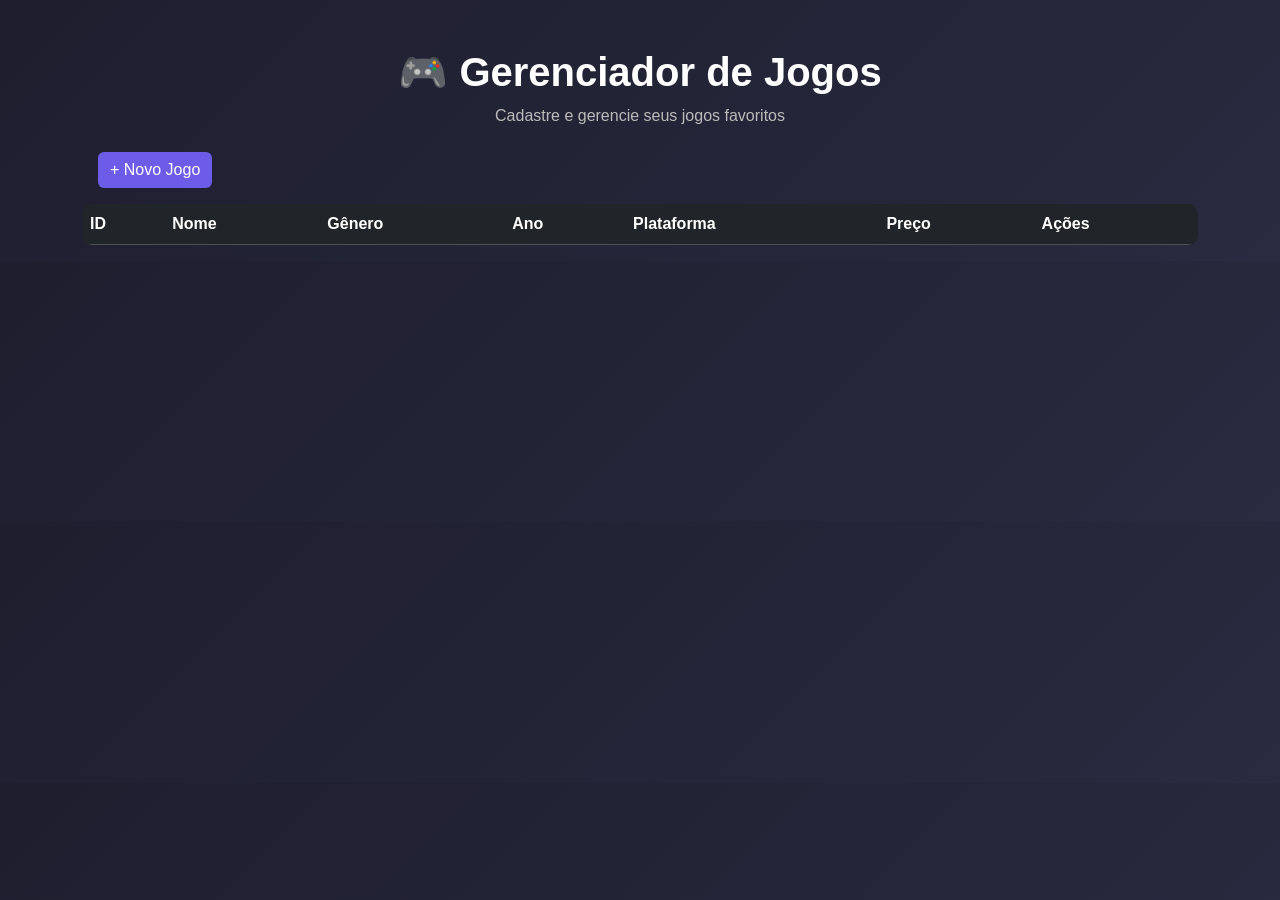
<file: HomeOffice/src/main/resources/static/jogo.html>
<!DOCTYPE html>
<html lang="pt-br">
<head>
    <meta charset="UTF-8">
    <title>Jogos</title>

    <!-- Bootstrap -->
    <link href="https://cdn.jsdelivr.net/npm/bootstrap@5.3.0/dist/css/bootstrap.min.css" rel="stylesheet">

    <!-- CSS externo -->
    <link rel="stylesheet" href="css/jogo.css">
</head>
<body>

<div class="container mt-5">

    <!-- Título -->
    <div class="text-center mb-4">
        <h1 class="titulo">🎮 Gerenciador de Jogos</h1>
        <p class="subtitulo">Cadastre e gerencie seus jogos favoritos</p>
    </div>

    <!-- Barra de busca + botão -->
    <div class="d-flex justify-content-between mb-3">
    

        <button class="btn btn-primary ms-3" data-bs-toggle="modal" data-bs-target="#modalJogo">
            + Novo Jogo
        </button>
    </div>

    <!-- Grid -->
    <div class="table-responsive">
        <table class="table table-hover table-dark tabela-jogos">
            <thead>
                <tr>
                    <th>ID</th>
                    <th>Nome</th>
                    <th>Gênero</th>
                    <th>Ano</th>
                    <th>Plataforma</th>
                    <th>Preço</th>
                    <th>Ações</th>
                </tr>
            </thead>
            <tbody id="tabelaJogos">
                <!-- Dados virão do JS futuramente -->
               
            </tbody>
        </table>
    </div>

</div>

<!-- Modal -->
<div class="modal fade" id="modalJogo" tabindex="-1">
    <div class="modal-dialog">
        <div class="modal-content modal-custom">

            <div class="modal-header">
                <h5 class="modal-title">Cadastro de Jogo</h5>
                <button type="button" class="btn-close" data-bs-dismiss="modal"></button>
            </div>

            <div class="modal-body">

                <form id="formJogo">

                    <input type="hidden" id="id">

                    <div class="mb-3">
                        <label>Nome</label>
                        <input type="text" class="form-control" id="nome"  placeholder="Nome do jogo" required="required">
                    </div>

                    <div class="mb-3">
                        <label>Gênero</label>
                        <select class="form-control" id="genero" required="required">
                            <option>Ação</option>
                            <option>RPG</option>
                            <option>Estratégia</option>
                            <option>Puzzle</option>
                        </select>
                    </div>

                    <div class="mb-3">
                        <label>Ano de Lançamento</label>
                        <input type="date" class="form-control" id="ano"  placeholder="Ano do de lançamento" required="required">
                    </div>

                    <div class="mb-3">
                        <label>Plataforma</label>
                        <select class="form-control" id="plataforma" required="required">
                            <option>PC</option>
                            <option>Mobile</option>
                            <option>Console</option>
                        </select>
                    </div>

                    <div class="mb-3">
                        <label>Preço</label>
                        <input type="number" class="form-control" id="preco" placeholder="Preço do jogo" required="required">
                    </div>

                </form>

            </div>

            <div class="modal-footer">
                <button class="btn btn-success" type="button" onclick="salvarJogos();">Salvar</button>
                <button class="btn btn-secondary" data-bs-dismiss="modal" type="button">Cancelar</button>
            </div>

        </div>
    </div>
</div>





<!-- Bootstrap JS -->
<script src="https://cdn.jsdelivr.net/npm/bootstrap@5.3.0/dist/js/bootstrap.bundle.min.js"></script>
    <script type="text/javascript" src="js/jogo.js"></script>

</body>
</html>
</file>
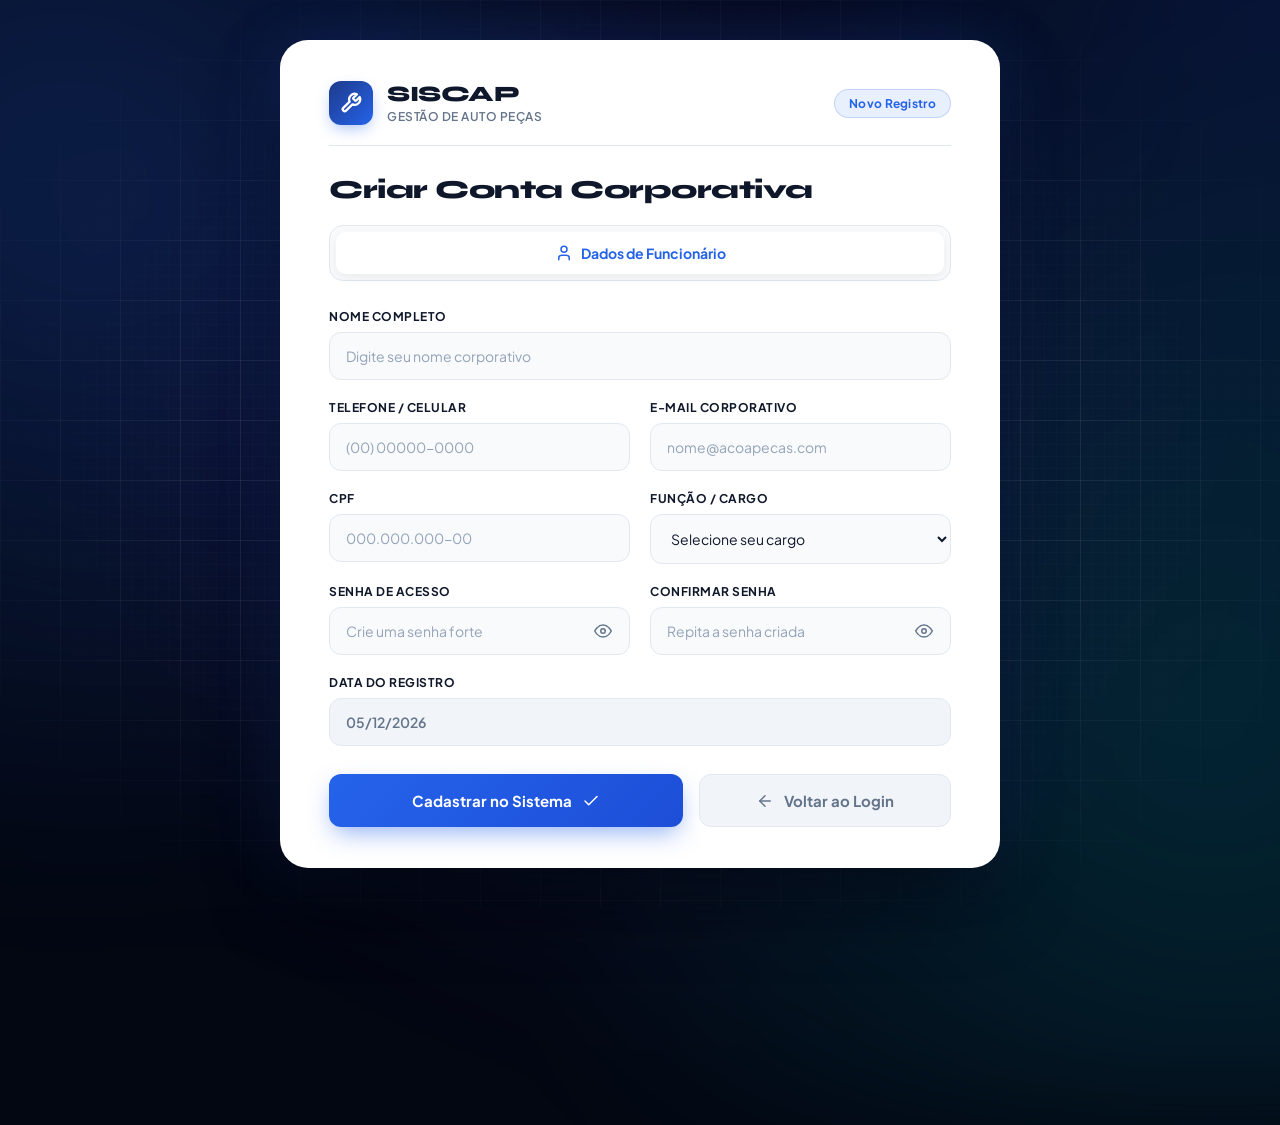
<file: TCC/src/main/resources/static/cadastro.html>
<!DOCTYPE html>
<html lang="pt-BR">
<head>
  <meta charset="UTF-8">
  <meta name="viewport" content="width=device-width, initial-scale=1.0">
  <title>Cadastro Corporativo | SISCAP - Gestão de Auto Peças</title>
  
  <link rel="preconnect" href="https://fonts.googleapis.com">
  <link rel="preconnect" href="https://fonts.gstatic.com" crossorigin>
  <link href="https://fonts.googleapis.com/css2?family=Plus+Jakarta+Sans:wght@400;500;600;700&family=Syne:wght@700;800&display=swap" rel="stylesheet">
  
  <style>
    :root {
      --bg-deep: #030712;
      --primary: #2563eb;
      --primary-hover: #1d4ed8;
      --primary-light: #3b82f6;
      --surface-white: #ffffff;
      --surface-alt: #f8fafc;
      --text-main: #0f172a;
      --text-muted: #64748b;
      --border-color: #e2e8f0;
      --mouse-x: 50%;
      --mouse-y: 50%;
    }

    * { margin: 0; padding: 0; box-sizing: border-box; }

    /* ==========================================================================
       BACKGROUND HIPNÓTICO & INTERATIVO (MESMO PADRÃO DO LOGIN)
       ========================================================================== */
    body { 
      min-height: 100vh; 
      font-family: 'Plus Jakarta Sans', sans-serif; 
      background-color: var(--bg-deep);
      color: var(--text-main); 
      display: flex; 
      align-items: center; 
      justify-content: center; 
      padding: 40px 20px; 
      position: relative;
      overflow-x: hidden;
    }

    /* CAMADA 1: Aurora Boreal Tecnológica Animada */
    body::before {
      content: '';
      position: absolute;
      width: 150vw;
      height: 150vh;
      top: -25vh;
      left: -25vw;
      background: 
        radial-gradient(circle at 20% 30%, rgba(37, 99, 235, 0.25) 0%, transparent 40%),
        radial-gradient(circle at 80% 70%, rgba(6, 182, 212, 0.18) 0%, transparent 40%),
        radial-gradient(circle at 50% 50%, rgba(109, 40, 217, 0.15) 0%, transparent 50%),
        radial-gradient(circle at 85% 15%, rgba(29, 78, 216, 0.2) 0%, transparent 35%);
      filter: blur(60px);
      animation: auroraDrift 20s ease-in-out infinite alternate;
      pointer-events: none;
      z-index: 1;
    }

    /* CAMADA 2: Grid CAD Milimetrado Duplo */
    .cad-grid {
      position: absolute;
      inset: 0;
      background-image: 
        linear-gradient(to right, rgba(255, 255, 255, 0.07) 1px, transparent 1px),
        linear-gradient(to bottom, rgba(255, 255, 255, 0.07) 1px, transparent 1px),
        linear-gradient(to right, rgba(255, 255, 255, 0.02) 1px, transparent 1px),
        linear-gradient(to bottom, rgba(255, 255, 255, 0.02) 1px, transparent 1px);
      background-size: 60px 60px, 60px 60px, 12px 12px, 12px 12px;
      -webkit-mask-image: radial-gradient(ellipse at center, black 40%, transparent 85%);
      mask-image: radial-gradient(ellipse at center, black 40%, transparent 85%);
      pointer-events: none;
      z-index: 2;
    }

    /* CAMADA 3: Scanner CAD Interativo (Segue o Mouse) */
    .interactive-scanner {
      position: absolute;
      inset: 0;
      background: radial-gradient(
        circle 350px at var(--mouse-x) var(--mouse-y), 
        rgba(59, 130, 246, 0.18), 
        rgba(6, 182, 212, 0.05) 40%, 
        transparent 80%
      );
      pointer-events: none;
      z-index: 3;
      transition: background 0.15s ease-out;
    }

    @keyframes auroraDrift {
      0% { transform: rotate(0deg) scale(1); }
      50% { transform: rotate(3deg) scale(1.05) translate(20px, -20px); }
      100% { transform: rotate(-2deg) scale(0.98) translate(-20px, 20px); }
    }

    /* ==========================================================================
       CARD MODAL (GLASS PRISM & GRAVITATIONAL SHADOW)
       ========================================================================== */
    .modal { 
      background: var(--surface-white); 
      border: 1px solid rgba(255, 255, 255, 0.25); 
      border-radius: 28px; 
      padding: 40px 48px; 
      width: 100%; 
      max-width: 720px; 
      box-shadow: 
        0 35px 80px -15px rgba(0, 0, 0, 0.8), 
        0 0 70px -10px rgba(37, 99, 235, 0.3),
        inset 0 0 0 1px rgba(255, 255, 255, 0.4); 
      position: relative; 
      z-index: 10;
      transition: transform 0.4s cubic-bezier(0.16, 1, 0.3, 1), box-shadow 0.4s ease;
    }

    .modal:hover {
      transform: translateY(-4px);
      box-shadow: 
        0 45px 90px -15px rgba(0, 0, 0, 0.85), 
        0 0 90px -5px rgba(37, 99, 235, 0.4),
        inset 0 0 0 1px rgba(255, 255, 255, 0.6);
    }

    /* Estilização da Marca / Cabeçalho Superior Esquerdo */
    .brand-header {
      display: flex;
      align-items: center;
      justify-content: space-between;
      margin-bottom: 28px;
      padding-bottom: 20px;
      border-bottom: 1px solid var(--border-color);
    }

    .brand-logo {
      display: flex;
      align-items: center;
      gap: 14px;
      text-decoration: none;
    }

    .brand-icon-box {
      width: 44px;
      height: 44px;
      background: linear-gradient(135deg, #1e3a8a 0%, #2563eb 100%);
      border-radius: 12px;
      display: flex;
      align-items: center;
      justify-content: center;
      color: #ffffff;
      box-shadow: 0 6px 15px -3px rgba(37, 99, 235, 0.4);
    }

    .brand-text-group {
      display: flex;
      flex-direction: column;
    }

    .brand-title {
      font-family: 'Syne', sans-serif;
      font-size: 22px;
      font-weight: 800;
      color: var(--text-main);
      letter-spacing: -0.5px;
      line-height: 1;
    }

    .brand-subtitle {
      font-size: 12px;
      font-weight: 600;
      color: var(--text-muted);
      text-transform: uppercase;
      letter-spacing: 0.5px;
      margin-top: 4px;
    }

    .badge-register {
      font-size: 12px;
      font-weight: 700;
      color: var(--primary);
      background: rgba(37, 99, 235, 0.1);
      border: 1px solid rgba(37, 99, 235, 0.2);
      padding: 6px 14px;
      border-radius: 100px;
      letter-spacing: 0.3px;
    }

    .header-title { 
      font-family: 'Syne', sans-serif; 
      font-size: 26px; 
      font-weight: 800; 
      color: var(--text-main); 
      margin-bottom: 20px;
      letter-spacing: -0.5px;
    }

    /* Estilização das Abas */
    .tabs-container { 
      display: flex; 
      gap: 4px; 
      background: var(--surface-alt); 
      padding: 6px; 
      border-radius: 14px; 
      margin-bottom: 28px; 
      border: 1.5px solid var(--border-color); 
    }
    
    .tab-btn { 
      flex: 1; 
      padding: 12px 16px; 
      border-radius: 10px; 
      border: none; 
      background: transparent; 
      font-family: 'Plus Jakarta Sans', sans-serif; 
      font-size: 14px; 
      font-weight: 700; 
      color: var(--text-muted); 
      cursor: pointer; 
      display: flex; 
      align-items: center; 
      justify-content: center; 
      gap: 8px; 
      transition: all .2s ease; 
    }
    
    .tab-btn:hover { color: var(--text-main); }
    
    .tab-btn.active { 
      background: var(--surface-white); 
      color: var(--primary); 
      box-shadow: 0 4px 12px rgba(0,0,0,0.06); 
    }

    /* Grids de Formulário */
    .form-grid { display: grid; grid-template-columns: repeat(2, 1fr); gap: 20px; }
    .full-width { grid-column: span 2; }
    
    .form-group { display: flex; flex-direction: column; gap: 8px; }
    .form-group label { 
      font-size: 12px; 
      font-weight: 700; 
      color: var(--text-main); 
      text-transform: uppercase; 
      letter-spacing: 0.5px; 
    }
    
    .form-group input, .form-group select { 
      background: var(--surface-alt); 
      border: 1.5px solid var(--border-color); 
      border-radius: 12px; 
      color: var(--text-main); 
      font-size: 14px; 
      padding: 14px 16px; 
      outline: none; 
      transition: all 0.25s ease; 
      width: 100%; 
      font-family: 'Plus Jakarta Sans', sans-serif; 
    }
    
    .form-group input:focus, .form-group select:focus { 
      background: #ffffff;
      border-color: var(--primary); 
      box-shadow: 0 0 0 4px rgba(37, 99, 235, 0.12); 
    }

    .form-group input::placeholder { color: #94a3b8; }
    
    /* Wrapper de Senha para acomodar o Olhinho */
    .password-wrapper {
      position: relative;
      display: flex;
      align-items: center;
      width: 100%;
    }

    .password-wrapper input {
      padding-right: 44px;
    }

    .btn-eye {
      position: absolute;
      right: 12px;
      background: none;
      border: none;
      color: var(--text-muted);
      cursor: pointer;
      display: flex;
      align-items: center;
      justify-content: center;
      padding: 6px;
      border-radius: 6px;
      transition: color 0.15s ease, transform 0.1s ease;
    }

    .btn-eye:hover {
      color: var(--primary);
    }

    .btn-eye:active {
      transform: scale(0.9);
    }

    /* Estilo para campos bloqueados (readonly) */
    .form-group input[readonly] { 
      background: #f1f5f9; 
      color: #64748b; 
      cursor: not-allowed; 
      border-color: #e2e8f0; 
      font-weight: 600;
    }

    /* Controle de visibilidade das seções */
    .tab-content { display: none; }
    .tab-content.active { display: grid; }

    /* Botões */
    .btn-container { display: flex; gap: 16px; margin-top: 28px; }
    
    .btn { 
      padding: 16px 20px; 
      border-radius: 12px; 
      border: none; 
      cursor: pointer; 
      font-family: 'Plus Jakarta Sans', sans-serif; 
      font-size: 15px; 
      font-weight: 700; 
      display: inline-flex; 
      align-items: center; 
      justify-content: center; 
      gap: 10px; 
      transition: all .25s cubic-bezier(0.16, 1, 0.3, 1); 
      text-decoration: none; 
    }
    
    .btn-primary { 
      background: linear-gradient(135deg, #2563eb 0%, #1d4ed8 100%); 
      color: #ffffff; 
      box-shadow: 0 10px 25px -5px rgba(37, 99, 235, 0.5); 
    }
    
    .btn-primary:hover { 
      background: linear-gradient(135deg, #3b82f6 0%, #2563eb 100%); 
      transform: translateY(-2px); 
      box-shadow: 0 15px 30px -5px rgba(37, 99, 235, 0.65); 
    }
    
    .btn-ghost { 
      background: #f1f5f9; 
      color: var(--text-muted); 
      border: 1.5px solid var(--border-color); 
    }
    
    .btn-ghost:hover { 
      background: #e2e8f0; 
      color: var(--text-main); 
      transform: translateY(-2px); 
    }

    .btn:active {
      transform: translateY(0);
    }

    @media (max-width: 650px) {
      .modal { padding: 32px 24px; }
      .form-grid { grid-template-columns: 1fr; }
      .full-width { grid-column: span 1; }
      .btn-container { flex-direction: column; }
    }
  </style>
</head>
<body>

  <div class="cad-grid"></div>
  <div class="interactive-scanner"></div>

  <div class="modal">
    
    <div class="brand-header">
      <div class="brand-logo">
        <div class="brand-icon-box">
          <svg width="22" height="22" viewBox="0 0 24 24" fill="none" stroke="currentColor" stroke-width="2.5" stroke-linecap="round" stroke-linejoin="round">
            <path d="M14.7 6.3a1 1 0 0 0 0 1.4l1.6 1.6a1 1 0 0 0 1.4 0l3.77-3.77a6 6 0 0 1-7.94 7.94l-6.91 6.91a2.12 2.12 0 0 1-3-3l6.91-6.91a6 6 0 0 1 7.94-7.94l-3.76 3.76z"/>
          </svg>
        </div>
        <div class="brand-text-group">
          <span class="brand-title">SISCAP</span>
          <span class="brand-subtitle">Gestão de Auto Peças</span>
        </div>
      </div>
      
      <span class="badge-register">Novo Registro</span>
    </div>

    <div class="header-title">Criar Conta Corporativa</div>
    
    <div class="tabs-container">
      <button class="tab-btn active" id="usuario" type="button">
        <svg width="18" height="18" viewBox="0 0 24 24" fill="none" stroke="currentColor" stroke-width="2" stroke-linecap="round" stroke-linejoin="round">
          <path d="M19 21v-2a4 4 0 0 0-4-4H9a4 4 0 0 0-4 4v2"/><circle cx="12" cy="7" r="4"/>
        </svg>
        Dados de Funcionário
      </button>
    </div>

    <form id="cadastroForm" onsubmit="salvar(event)">
      <input type="hidden" id="tipo_conta" name="tipo_conta" value="usuario">

      <div id="conteudo-usuario" class="tab-content active form-grid">
        
        <div class="form-group full-width">
          <label for="nome">Nome Completo</label>
          <input type="text" id="nome" name="nome" placeholder="Digite seu nome corporativo" required="required" onblur="validaNome();">
        </div>
        
        <div class="form-group">
          <label for="telefone_usuario">Telefone / Celular</label>
          <input type="tel" id="telefone_usuario" name="telefone_usuario" placeholder="(00) 00000-0000" required="required" oninput="mascaraTelefone(this)" maxlength="15">
        </div>
        
        <div class="form-group">
          <label for="email_usuario">E-mail Corporativo</label>
          <input type="email" id="email_usuario" name="email_usuario" placeholder="nome@acoapecas.com" required="required" maxlength="100">
        </div>
        
        <div class="form-group">
          <label for="cpf">CPF</label>
          <input type="text" id="cpf" name="cpf" placeholder="000.000.000-00" required="required" oninput="aplicarMascaraCPF(event)" maxlength="14">
        </div>
        
        <div class="form-group">
          <label for="cargo">Função / Cargo</label>
          <select name="cargo" id="cargo" required="required">
            <option value="" disabled selected>Selecione seu cargo</option>
            <option value="mecanico">Mecânico</option>
            <option value="almoxarife">Almoxarife</option>
          </select>
        </div>
        
        <div class="form-group">
          <label for="senha">Senha de Acesso</label>
          <div class="password-wrapper">
            <input type="password" class="senha-field" id="senha" name="senha" placeholder="Crie uma senha forte" required="required">
            <button type="button" class="btn-eye" onclick="toggleSenha('senha', this)" title="Mostrar/Ocultar Senha">
              <svg class="eye-open" width="18" height="18" viewBox="0 0 24 24" fill="none" stroke="currentColor" stroke-width="2" stroke-linecap="round" stroke-linejoin="round">
                <path d="M1 12s4-8 11-8 11 8 11 8-4 8-11 8-11-8-11-8z"></path>
                <circle cx="12" cy="12" r="3"></circle>
              </svg>
            </button>
          </div>
        </div>
        
        <div class="form-group">
          <label for="confirmaSenha">Confirmar Senha</label>
          <div class="password-wrapper">
            <input type="password" class="confirmar-senha-field" id="confirmaSenha" placeholder="Repita a senha criada" required="required">
            <button type="button" class="btn-eye" onclick="toggleSenha('confirmaSenha', this)" title="Mostrar/Ocultar Senha">
              <svg class="eye-open" width="18" height="18" viewBox="0 0 24 24" fill="none" stroke="currentColor" stroke-width="2" stroke-linecap="round" stroke-linejoin="round">
                <path d="M1 12s4-8 11-8 11 8 11 8-4 8-11 8-11-8-11-8z"></path>
                <circle cx="12" cy="12" r="3"></circle>
              </svg>
            </button>
          </div>
        </div>
        
        <div class="form-group full-width">
          <label for="dataCadastro">Data do Registro</label>
          <input type="text" class="data-cadastro-input" id="dataCadastro" readonly onsubmit="dataHoje();">
        </div>

      </div>

      <div class="btn-container full-width">
        <button type="submit" class="btn btn-primary" style="flex: 1.2;">
          <span>Cadastrar no Sistema</span>
          <svg width="18" height="18" viewBox="0 0 24 24" fill="none" stroke="currentColor" stroke-width="2" stroke-linecap="round" stroke-linejoin="round">
            <polyline points="20 6 9 17 4 12"></polyline>
          </svg>
        </button>
        
        <a href="login.html" class="btn btn-ghost" style="flex: 0.8;">
          <svg width="18" height="18" viewBox="0 0 24 24" fill="none" stroke="currentColor" stroke-width="2" stroke-linecap="round" stroke-linejoin="round">
            <line x1="19" y1="12" x2="5" y2="12"></line>
            <polyline points="12 19 5 12 12 5"></polyline>
          </svg>
          <span>Voltar ao Login</span>
        </a>
      </div>
      
    </form>
  </div>
  
  <script>
   // Lanterna que é  interativa que acompanha o mouse
    document.addEventListener('mousemove', (e) => {
      const x = (e.clientX / window.innerWidth) * 100;
      const y = (e.clientY / window.innerHeight) * 100;
      document.documentElement.style.setProperty('--mouse-x', `${x}%`);
      document.documentElement.style.setProperty('--mouse-y', `${y}%`);
    });

    // função para mostrar o olhinho 
    function toggleSenha(inputId, btnElement) {
      const input = document.getElementById(inputId);
      const isPassword = input.type === 'password';
      
      input.type = isPassword ? 'text' : 'password';
      
      if (isPassword) {
        btnElement.innerHTML = `
          <svg width="18" height="18" viewBox="0 0 24 24" fill="none" stroke="currentColor" stroke-width="2" stroke-linecap="round" stroke-linejoin="round">
            <path d="M17.94 17.94A10.07 10.07 0 0 1 12 20c-7 0-11-8-11-8a18.45 18.45 0 0 1 5.06-5.94M9.9 4.24A9.12 9.12 0 0 1 12 4c7 0 11 8 11 8a18.5 18.5 0 0 1-2.16 3.19m-6.72-1.07a3 3 0 1 1-4.24-4.24"></path>
            <line x1="1" y1="1" x2="23" y2="23"></line>
          </svg>`;
      } else {
        btnElement.innerHTML = `
          <svg width="18" height="18" viewBox="0 0 24 24" fill="none" stroke="currentColor" stroke-width="2" stroke-linecap="round" stroke-linejoin="round">
            <path d="M1 12s4-8 11-8 11 8 11 8-4 8-11 8-11-8-11-8z"></path>
            <circle cx="12" cy="12" r="3"></circle>
          </svg>`;
      }
    }
  </script>

  <script src="JS/cadastro.js"></script>

</body>
</html>
</file>
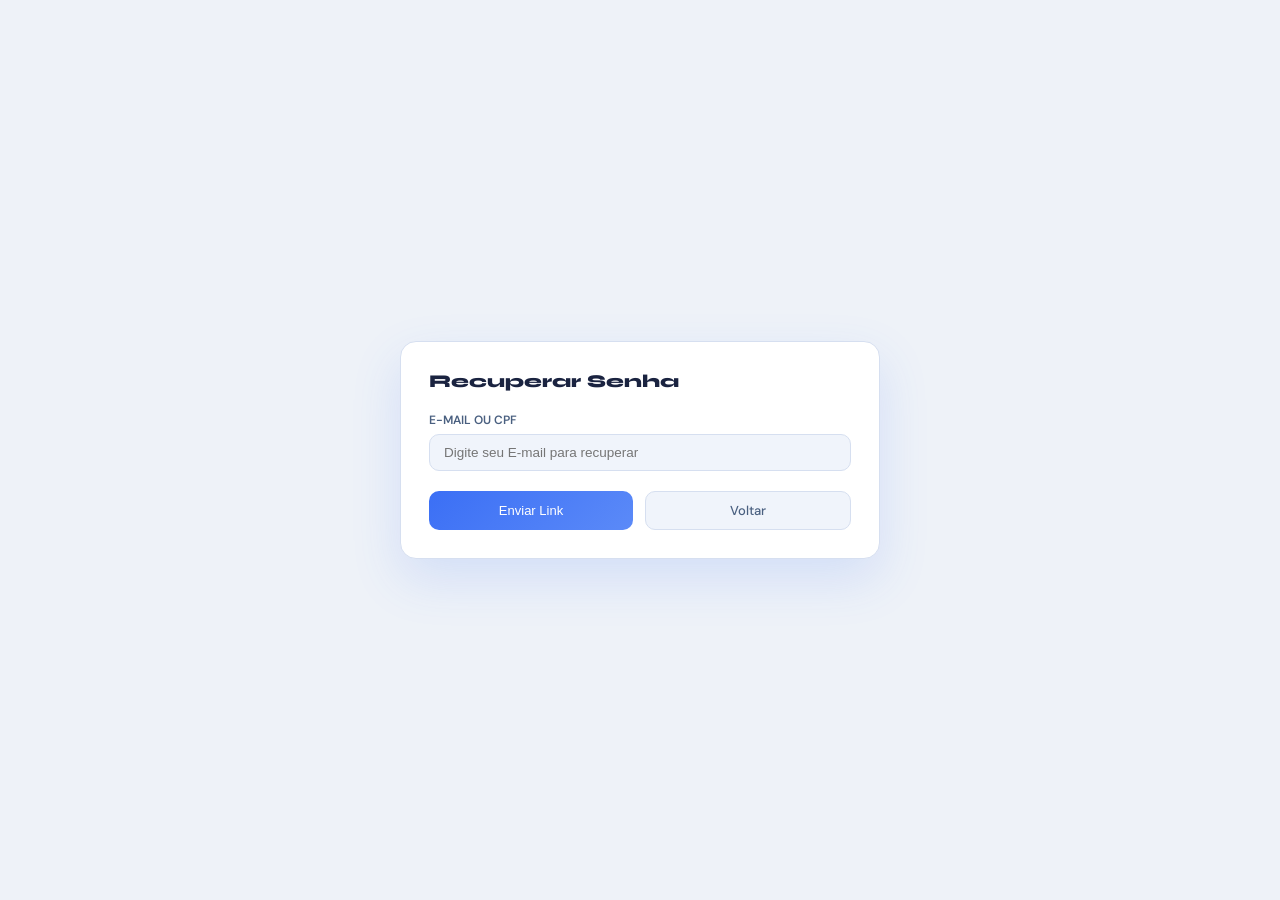
<file: TCC/src/main/resources/static/esqueceuSenha.html>
<!DOCTYPE html>
<html lang="pt-BR">
<head>
  <meta charset="UTF-8">
  <meta name="viewport" content="width=device-width, initial-scale=1.0">
  <title>Recuperar Senha - Acoa Peças</title>
  <link href="https://fonts.googleapis.com/css2?family=Syne:wght@400;500;600;700;800&family=DM+Sans:wght@300;400;500;600&display=swap" rel="stylesheet">
  <style>
    :root {
      --bg: #eef2f8; --surface: #ffffff; --surface2: #f0f4fb; --border: #d6dff0;
      --accent: #3b6ff5; --accent2: #5b8af8; --text: #1a2340; --text2: #4a6080;
    }
    * { margin:0; padding:0; box-sizing:border-box; }
    body { font-family:'DM Sans', sans-serif; background:var(--bg); color:var(--text); display: flex; align-items: center; justify-content: center; min-height: 100vh; padding: 20px; }
    .modal { background:var(--surface); border:1px solid var(--border); border-radius:16px; padding:28px; width:100%; max-width:480px; box-shadow:0 20px 50px rgba(59,111,245,.15); }
    .form-group { display:flex; flex-direction:column; gap:6px; margin-bottom: 20px; }
    .form-group label { font-size:12px; font-weight:600; color:var(--text2); text-transform:uppercase; }
    .form-group input { background:var(--surface2); border:1.5px solid var(--border); border-radius:10px; color:var(--text); font-size:13.5px; padding:10px 14px; outline:none; }
    .btn { padding:10px 16px; border-radius:10px; border:none; cursor:pointer; font-size:13px; font-weight:500; display:inline-flex; align-items:center; justify-content:center; text-decoration:none; transition:all .15s; }
    .btn-primary { background:linear-gradient(135deg,var(--accent),var(--accent2)); color:#fff; }
    .btn-ghost { background:var(--surface2); color:var(--text2); border:1px solid var(--border); }
  </style>
</head>
<body>
  <div class="modal">
    <div style="font-family:'Syne',sans-serif;font-size:18px;font-weight:800;margin-bottom:20px;color:var(--text);">Recuperar Senha</div>
    <div class="form-group">
      <label>E-mail ou CPF</label>
      <input type="text" placeholder="Digite seu E-mail para recuperar">
    </div>
    <div style="display:flex;gap:12px;">
      <button class="btn btn-primary" style="flex:1;">Enviar Link</button>
      <a href="login.html" class="btn btn-ghost" style="flex:1;">Voltar</a>
    </div>
  </div>
</body>
</html>
</file>
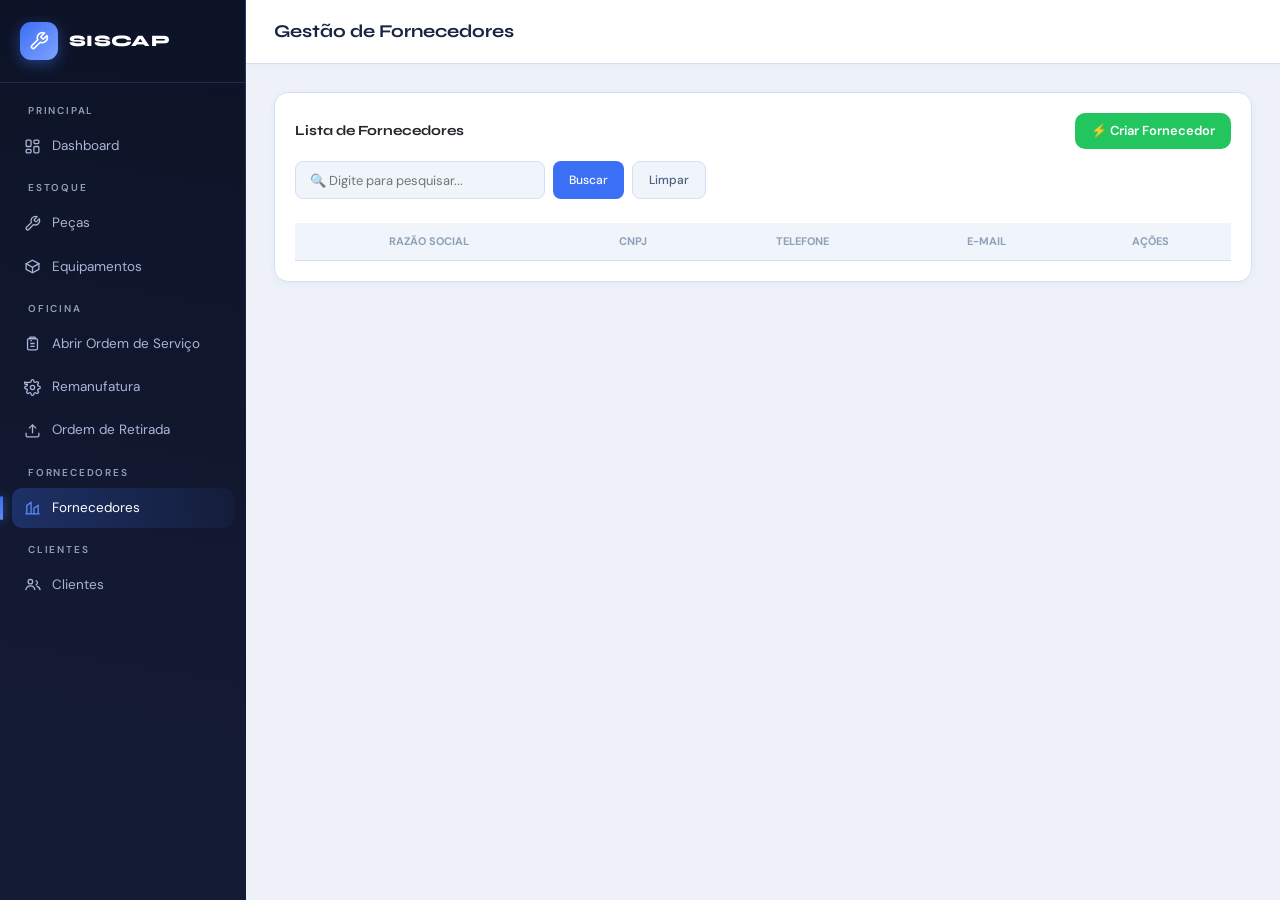
<file: TCC/src/main/resources/static/fornecedores.html>
<!DOCTYPE html>
<html lang="pt-BR">
<head>
  <meta charset="UTF-8">
  <meta name="viewport" content="width=device-width, initial-scale=1.0">
  <title>Fornecedores - SISCAP</title>
  <link href="https://fonts.googleapis.com/css2?family=Syne:wght@400;500;600;700;800&family=DM+Sans:wght@300;400;500;600;700&display=swap" rel="stylesheet">
  <link href="https://cdn.jsdelivr.net/npm/bootstrap@5.3.0/dist/css/bootstrap.min.css" rel="stylesheet">
  <style>
    :root {
      --bg: #eef2f8; --surface: #ffffff; --surface2: #f0f4fb; --border: #d6dff0;
      --accent: #3b6ff5; --accent2: #5b8af8; --accent-light: #dce8ff;
      --success: #22c55e; --danger: #ef4444; --text: #1a2340; --text2: #4a6080; --text3: #8fa0b8; --sidebar-w: 246px;
      --sidebar-bg:#0d1326; --sidebar-bg2:#141b34; --sidebar-line:#232b48;
    }
    * { margin:0; padding:0; box-sizing:border-box; }
    body { font-family:'DM Sans', sans-serif; background:var(--bg); color:var(--text); height:100vh; overflow:hidden; }
    a { text-decoration: none; }
    #app { display: flex; height: 100%; }

    /* ---------- SIDEBAR ---------- */
    #sidebar {
      width:var(--sidebar-w); min-width:var(--sidebar-w);
      background:linear-gradient(190deg,var(--sidebar-bg),var(--sidebar-bg2) 85%);
      display:flex; flex-direction:column; position:relative;
    }
    #sidebar::after{content:"";position:absolute;top:0;right:0;width:1px;height:100%;
      background:linear-gradient(180deg,rgba(91,138,248,.35),rgba(91,138,248,0) 60%);}
    .logo-area{padding:22px 20px;display:flex;align-items:center;gap:11px;border-bottom:1px solid var(--sidebar-line);}
    .logo-icon{width:38px;height:38px;border-radius:11px;background:linear-gradient(135deg,var(--accent),#7ea2ff);
      display:flex;align-items:center;justify-content:center;color:#fff;box-shadow:0 4px 14px rgba(59,111,245,.45);flex-shrink:0;}
    .logo-icon svg{width:20px;height:20px;}
    .logo-text{font-family:'Syne',sans-serif;font-weight:800;font-size:16px;color:#fff;letter-spacing:.3px;line-height:1;}
    .logo-tag{display:inline-block;margin-top:3px;font-size:9px;letter-spacing:1px;color:var(--accent2);font-weight:600;
      background:rgba(91,138,248,.15);padding:1px 6px;border-radius:5px;}

    nav{padding:18px 12px;flex:1;overflow-y:auto;}
    nav::-webkit-scrollbar{width:5px;}
    nav::-webkit-scrollbar-thumb{background:var(--sidebar-line);border-radius:6px;}
    .nav-label{font-size:10px;letter-spacing:1.8px;text-transform:uppercase;color:var(--text3);margin:14px 8px 8px;font-weight:600;padding:0 8px;}
    .nav-label:first-child{margin-top:2px;}
    .nav-item{
      display:flex;align-items:center;gap:11px;padding:10px 12px;border-radius:10px;cursor:pointer;
      font-size:13.5px;color:#aab4d4;text-decoration:none;margin-bottom:3px;transition:background .15s,color .15s,transform .15s;
      position:relative;
    }
    .nav-item svg{width:17px;height:17px;flex-shrink:0;stroke:currentColor;fill:none;stroke-width:1.8;transition:transform .2s;}
    .nav-item:hover{background:rgba(91,138,248,.12);color:#e7ecfb;}
    .nav-item:hover svg{transform:scale(1.1);}
    .nav-item.active{background:linear-gradient(90deg,rgba(59,111,245,.28),rgba(59,111,245,.06));color:#fff;}
    .nav-item.active::before{content:"";position:absolute;left:-12px;top:8px;bottom:8px;width:3px;border-radius:3px;
      background:linear-gradient(180deg,var(--accent),var(--accent2));box-shadow:0 0 10px rgba(91,138,248,.8);}
    .nav-item.active svg{stroke:var(--accent2);}

    /* ---------- MAIN ---------- */
    #main { flex:1; display:flex; flex-direction:column; overflow:hidden; }
    .topbar-base { height:64px; background:var(--surface); border-bottom:1px solid var(--border); display:flex; align-items:center; padding:0 28px; box-shadow: 0 2px 8px rgba(59,111,245,.05); }
    #content { flex:1; overflow-y:auto; padding:28px; }
    
    .card { background:var(--surface); border:1px solid var(--border); border-radius:14px; padding:20px; box-shadow: 0 2px 10px rgba(59,111,245,.06); }
    .card-header-custom { display: flex; flex-direction: column; gap: 12px; margin-bottom: 24px; }
    .card-title-row { display: flex; justify-content: space-between; align-items: center; }
    .card-title { font-family:'Syne',sans-serif; font-weight:700; font-size:14px; margin: 0; }
    
    .search-box { display: flex; gap: 8px; align-items: center; }
    .search-box input { padding: 8px 14px; border: 1px solid var(--border); border-radius: 8px; font-size: 13px; outline: none; width: 100%; max-width: 250px; background: var(--surface2); height: 38px; }
    .search-box input:focus { border-color: var(--accent); background: var(--surface); }
    
    table { width:100%; border-collapse:collapse; font-size:13.5px; }
    thead th { text-align:center; padding:10px 14px; font-size:11px; text-transform:uppercase; color:var(--text3); border-bottom:1px solid var(--border); background:var(--surface2); }
    tbody td { text-align:center; padding:12px 14px; color:var(--text2); border-bottom:1px solid var(--border); vertical-align: middle; }
    
    .btn { padding:6px 16px; border-radius:8px; border:none; cursor:pointer; font-size:12px; font-weight:500; transition: all 0.2s; height: 38px; display: inline-flex; align-items: center; justify-content: center; gap: 4px; }
    .btn-primary { background:var(--accent); color:#fff; }
    .btn-primary:hover { background:var(--accent2); }
    .btn-success { background:var(--success); color:#fff; padding: 0 16px; font-size: 13px; font-weight: 600; border-radius: 10px; height: 36px; }
    .btn-ghost { background:var(--surface2); color:var(--text2); border:1px solid var(--border); }
    .btn-ghost:hover { background: var(--border); }
    .btn-danger { background:rgba(239,68,68,.1); color:var(--danger); height: auto; padding: 6px 12px; }
    .btn-danger:hover { background:rgba(239,68,68,.2); }

    .form-group { display: flex; flex-direction: column; gap: 6px; text-align: left; width: 100%; margin-bottom: 14px; }
    .form-group label { font-size: 12px; font-weight: 600; color: var(--text2); text-transform: uppercase; }
    .form-control { padding: 10px 12px; border: 1px solid var(--border); border-radius: 8px; font-family: inherit; font-size: 13.5px; color: var(--text); background: var(--surface2); outline: none; width: 100%; height: 40px; }
    .form-control:focus { border-color: var(--accent); background: var(--surface); }
  </style>
</head>
<body>
  <div id="app">
    <aside id="sidebar">
      <div class="logo-area">
        <div class="logo-icon">
          <svg viewBox="0 0 24 24" fill="none" stroke="currentColor" stroke-width="2" stroke-linecap="round" stroke-linejoin="round"><path d="M14.7 6.3a1 1 0 0 0 0 1.4l1.6 1.6a1 1 0 0 0 1.4 0l3.77-3.77a6 6 0 0 1-7.94 7.94l-6.91 6.91a2.12 2.12 0 0 1-3-3l6.91-6.91a6 6 0 0 1 7.94-7.94l-3.76 3.76z"/></svg>
        </div>
        <div>
          <div class="logo-text">SISCAP</div>
          
        </div>
      </div>
      <nav>
        <div class="nav-label">Principal</div>
        <a href="dashboard.html" class="nav-item">
          <svg viewBox="0 0 24 24"><rect x="3" y="3" width="7" height="9" rx="1.5"/><rect x="14" y="3" width="7" height="5" rx="1.5"/><rect x="14" y="12" width="7" height="9" rx="1.5"/><rect x="3" y="16" width="7" height="5" rx="1.5"/></svg>
          Dashboard
        </a>
        <div class="nav-label">Estoque</div>
        <a href="pecas.html" class="nav-item">
          <svg viewBox="0 0 24 24"><path d="M14.7 6.3a1 1 0 0 0 0 1.4l1.6 1.6a1 1 0 0 0 1.4 0l3.77-3.77a6 6 0 0 1-7.94 7.94l-6.91 6.91a2.12 2.12 0 0 1-3-3l6.91-6.91a6 6 0 0 1 7.94-7.94l-3.76 3.76z"/></svg>
          Peças
        </a>
        <a href="kits.html" class="nav-item">
          <svg viewBox="0 0 24 24"><path d="M21 8 12 3 3 8l9 5 9-5Z"/><path d="M3 8v8l9 5 9-5V8"/><path d="M12 13v8"/></svg>
          Equipamentos
        </a>
        <div class="nav-label">Oficina</div>
        <a href="os.html" class="nav-item">
          <svg viewBox="0 0 24 24"><path d="M9 3h6a1 1 0 0 1 1 1v1h-8V4a1 1 0 0 1 1-1Z"/><rect x="5" y="5" width="14" height="16" rx="2"/><path d="M9 12h6M9 16h6M9 8h2"/></svg>
          Abrir Ordem de Serviço
        </a>
        <a href="manutencao.html" class="nav-item">
          <svg viewBox="0 0 24 24"><circle cx="12" cy="12" r="3"/><path d="M19.4 15a1.7 1.7 0 0 0 .34 1.87l.06.06a2 2 0 1 1-2.83 2.83l-.06-.06a1.7 1.7 0 0 0-1.87-.34 1.7 1.7 0 0 0-1.04 1.56V21a2 2 0 1 1-4 0v-.09A1.7 1.7 0 0 0 9 19.35a1.7 1.7 0 0 0-1.87.34l-.06.06a2 2 0 1 1-2.83-2.83l.06-.06A1.7 1.7 0 0 0 4.64 15a1.7 1.7 0 0 0-1.56-1.04H3a2 2 0 1 1 0-4h.09A1.7 1.7 0 0 0 4.65 9a1.7 1.7 0 0 0-.34-1.87l-.06-.06a2 2 0 1 1-2.83-2.83l.06.06a1.7 1.7 0 0 0 1.87.34H9A1.7 1.7 0 0 0 10.04 3.6V3a2 2 0 1 1 4 0v.09A1.7 1.7 0 0 0 15 4.65c.6.25 1.3.13 1.87-.34l.06-.06a2 2 0 1 1 2.83 2.83l-.06.06A1.7 1.7 0 0 0 19.35 9c.25.6.83 1 1.56 1H21a2 2 0 1 1 0 4h-.09A1.7 1.7 0 0 0 19.4 15Z"/></svg>
          Remanufatura
        </a>
        <a href="retirada.html" class="nav-item">
          <svg viewBox="0 0 24 24"><path d="M21 15v4a2 2 0 0 1-2 2H5a2 2 0 0 1-2-2v-4"/><path d="M7 9l5-5 5 5"/><path d="M12 4v12"/></svg>
          Ordem de Retirada
        </a>
        <div class="nav-label">Fornecedores</div>
        <a href="fornecedores.html" class="nav-item active">
          <svg viewBox="0 0 24 24"><path d="M2 21h20"/><path d="M4 21V9l6-4v16"/><path d="M14 21V13l6-4v12"/><path d="M6 12h.01M6 15h.01M6 18h.01"/></svg>
          Fornecedores
        </a>
        <div class="nav-label">Clientes</div>
        <a href="clientes.html" class="nav-item">
          <svg viewBox="0 0 24 24"><circle cx="9" cy="8" r="3.2"/><path d="M2.5 20c.6-3.6 3.4-6 6.5-6s5.9 2.4 6.5 6"/><path d="M16.5 6.6a3.2 3.2 0 0 1 0 6.2"/><path d="M17.8 14.2c2.5.5 4.5 2.6 5 5.8"/></svg>
          Clientes
        </a>
      </nav>
    </aside>

    <main id="main">
      <header class="topbar-base">
          <div style="font-family:'Syne',sans-serif;font-size:18px;font-weight:700;">Gestão de Fornecedores</div>
      </header>
      
      <div id="content">
        <div class="card">
          <div class="card-header-custom">
            <div class="card-title-row">
              <h2 class="card-title">Lista de Fornecedores</h2>
              <button class="btn btn-success" onclick="abrirModalCadastro()">⚡ Criar Fornecedor</button>
            </div>
            
            <div class="search-box">
                <input type="text" id="filtroNome" placeholder="🔍 Digite para pesquisar...">
                <button class="btn btn-primary" onclick="buscarFornecedor()">Buscar</button>
                <button class="btn btn-ghost" onclick="document.getElementById('filtroNome').value=''; buscarFornecedor();">Limpar</button>
            </div>
          </div>
          <table>
            <thead>
                <tr>
                    <th>Razão Social</th>
                    <th>CNPJ</th>
                    <th>Telefone</th>
                    <th>E-mail</th>
                    <th>Ações</th>
                </tr>
            </thead>
            <tbody id="fornecedorTableBody">
              </tbody>
          </table>
        </div>
      </div>
    </main>
  </div>

  <div class="modal fade" id="fornecedorModal" tabindex="-1" aria-hidden="true">
    <div class="modal-dialog modal-dialog-centered" style="max-width: 800px;">
      <div class="modal-content" style="border-radius: 16px; border: 1px solid var(--border);">
        <div class="modal-header" style="padding: 20px 24px;">
          <h5 class="modal-title" style="font-family:'Syne',sans-serif; font-weight:700; margin:0; font-size: 16px;">Salvar Fornecedor</h5>
          <button type="button" class="btn-close" onclick="fecharModal()"></button>
        </div>
        
        <form id="formFornecedor" onsubmit="salvarFornecedor(event);">
          <div class="modal-body" style="padding: 24px;">
            <div class="row">
                <div class="col-md-6 form-group">
                    <label for="razaoSocial">Razão Social</label>
                    <input type="text" class="form-control" id="razaoSocial" placeholder="Ex: Auto Peças Oliveira LTDA" required="required">
                </div>
                <div class="col-md-6 form-group">
                    <label for="cnpj">CNPJ</label>
                    <input type="text" class="form-control" id="cnpj" maxlength="18" oninput="mascaraCNPJ(this)" placeholder="00.000.000/0000-00" required="required">
                </div>
            </div>
            <div class="row mt-2">
                <div class="col-md-6 form-group">
                    <label for="telefone">Telefone</label>
                    <input type="text" class="form-control" id="telefone"  oninput="mascaraTelefone(this)"    maxlength="15" placeholder="(00) 0000-0000" required="required">
                </div>
                <div class="col-md-6 form-group">
                    <label for="email">E-mail</label>
                    <input type="email" class="form-control" id="email" placeholder="contato@empresa.com.br" required="required">
                </div>
            </div>
            
           <div class="row mt-2">
    <div class="col-md-4 form-group">
        <label for="cep">CEP</label>
        <input type="text" class="form-control" id="cep" maxlength="9" oninput="mascaraCEP(this)" placeholder="00000-000" required="required">
    </div>
    <div class="col-md-4 form-group">
        <label for="numero">Número</label>
        <input type="text" class="form-control" id="numero" maxlength="8" placeholder="001" required="required">
    </div>
    <div class="col-md-4 form-group">
        <label for="complemento">Complemento</label>
        <input type="text" class="form-control" id="complemento" placeholder="Sala, Galpão, etc.">
    </div>
</div>
           
           
           
          <div class="modal-footer" style="background: var(--surface2); padding: 16px 24px; border-top: 1px solid var(--border);">
            <button type="button" class="btn btn-ghost" onclick="fecharModal()">Cancelar</button>
            <button type="submit" class="btn btn-primary">Salvar</button>
          </div>
        </form>
        
      </div>
    </div>
  </div>

  <script src="https://cdn.jsdelivr.net/npm/bootstrap@5.3.0/dist/js/bootstrap.bundle.min.js"></script>
  <script type="text/javascript" src="JS/Fornecedor.js"></script>
</body>
</html>
</file>
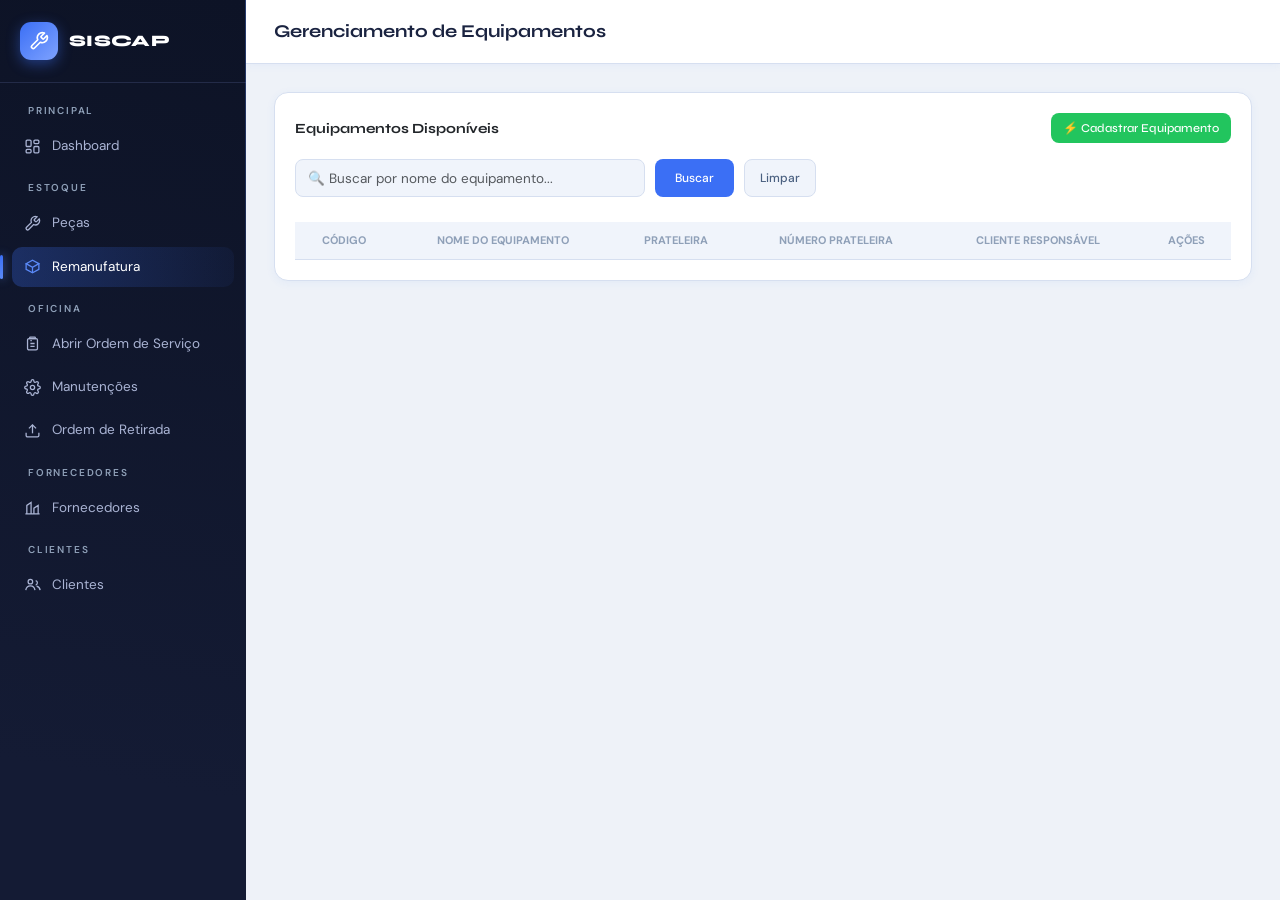
<file: TCC/src/main/resources/static/kits.html>
<!DOCTYPE html>
<html lang="pt-BR">
<head>
  <meta charset="UTF-8">
  <meta name="viewport" content="width=device-width, initial-scale=1.0">
  <title>Equipamentos - Acoa Peças</title>
  <link href="https://cdn.jsdelivr.net/npm/bootstrap@5.3.0/dist/css/bootstrap.min.css" rel="stylesheet">
  <link href="https://fonts.googleapis.com/css2?family=Syne:wght@400;500;600;700;800&family=DM+Sans:wght@300;400;500;600;700&display=swap" rel="stylesheet">
  <style>
    :root {
      --bg: #eef2f8; --surface: #ffffff; --surface2: #f0f4fb; --border: #d6dff0;
      --accent: #3b6ff5; --accent2: #5b8af8; --accent-light: #dce8ff;
      --success: #22c55e; --danger: #ef4444; --text: #1a2340; --text2: #4a6080; --text3: #8fa0b8; --sidebar-w: 246px;
      --sidebar-bg:#0d1326; --sidebar-bg2:#141b34; --sidebar-line:#232b48;
    }
    * { margin:0; padding:0; box-sizing:border-box; }
    body { font-family:'DM Sans', sans-serif; background:var(--bg); color:var(--text); height:100vh; overflow:hidden; }
    #app { display: flex; height: 100%; }

    /* ---------- SIDEBAR (padrão do Dashboard) ---------- */
    #sidebar {
      width:var(--sidebar-w); min-width:var(--sidebar-w);
      background:linear-gradient(190deg,var(--sidebar-bg),var(--sidebar-bg2) 85%);
      display:flex; flex-direction:column; position:relative;
    }
    #sidebar::after{content:"";position:absolute;top:0;right:0;width:1px;height:100%;
      background:linear-gradient(180deg,rgba(91,138,248,.35),rgba(91,138,248,0) 60%);}
    .logo-area{padding:22px 20px;display:flex;align-items:center;gap:11px;border-bottom:1px solid var(--sidebar-line);}
    .logo-icon{width:38px;height:38px;border-radius:11px;background:linear-gradient(135deg,var(--accent),#7ea2ff);
      display:flex;align-items:center;justify-content:center;color:#fff;box-shadow:0 4px 14px rgba(59,111,245,.45);flex-shrink:0;}
    .logo-icon svg{width:20px;height:20px;}
    .logo-text{font-family:'Syne',sans-serif;font-weight:800;font-size:16px;color:#fff;letter-spacing:.3px;line-height:1;}
    .logo-tag{display:inline-block;margin-top:3px;font-size:9px;letter-spacing:1px;color:var(--accent2);font-weight:600;
      background:rgba(91,138,248,.15);padding:1px 6px;border-radius:5px;}

    nav{padding:18px 12px;flex:1;overflow-y:auto;}
    nav::-webkit-scrollbar{width:5px;}
    nav::-webkit-scrollbar-thumb{background:var(--sidebar-line);border-radius:6px;}
    .nav-label{font-size:10px;letter-spacing:1.8px;text-transform:uppercase;color:#4d5a80;margin:14px 8px 8px;font-weight:600;}
    .nav-label:first-child{margin-top:2px;}
    .nav-item{
      display:flex;align-items:center;gap:11px;padding:10px 12px;border-radius:10px;cursor:pointer;
      font-size:13.5px;color:#aab4d4;text-decoration:none;margin-bottom:3px;transition:background .15s,color .15s,transform .15s;
      position:relative;
    }
    .nav-item svg{width:17px;height:17px;flex-shrink:0;stroke:currentColor;fill:none;stroke-width:1.8;transition:transform .2s;}
    .nav-item:hover{background:rgba(91,138,248,.12);color:#e7ecfb;}
    .nav-item:hover svg{transform:scale(1.1);}
    .nav-item.active{background:linear-gradient(90deg,rgba(59,111,245,.28),rgba(59,111,245,.06));color:#fff;}
    .nav-item.active::before{content:"";position:absolute;left:-12px;top:8px;bottom:8px;width:3px;border-radius:3px;
      background:linear-gradient(180deg,var(--accent),var(--accent2));box-shadow:0 0 10px rgba(91,138,248,.8);}
    .nav-item.active svg{stroke:var(--accent2);}

    /* ---------- MAIN (mantido) ---------- */
    #main { flex:1; display:flex; flex-direction:column; overflow:hidden; }
    .topbar-base { height:64px; background:var(--surface); border-bottom:1px solid var(--border); display:flex; align-items:center; padding:0 28px; box-shadow: 0 2px 8px rgba(59,111,245,.05); }
    #content { flex:1; overflow-y:auto; padding:28px; }
    .card { background:var(--surface); border:1px solid var(--border); border-radius:14px; padding:20px; box-shadow: 0 2px 10px rgba(59,111,245,.06); }
    .card-title { font-family:'Syne',sans-serif; font-weight:700; font-size:14px; margin-bottom:16px; display:flex; justify-content:space-between; align-items:center; }
    table { width:100%; border-collapse:collapse; font-size:13.5px; }
    thead th { text-align:center; padding:10px 14px; font-size:11px; text-transform:uppercase; color:var(--text3); border-bottom:1px solid var(--border); background:var(--surface2); }
    tbody td { text-align:center; padding:12px 14px; color:var(--text2); border-bottom:1px solid var(--border); vertical-align: middle; }
    .btn { padding:6px 12px; border-radius:8px; border:none; cursor:pointer; font-size:12px; font-weight:500; transition: all 0.2s; }
    .btn-success { background:var(--success); color:#fff; }
    .btn-ghost { background:var(--surface2); color:var(--text2); border:1px solid var(--border); }
    .btn-danger { background:rgba(239,68,68,.1); color:var(--danger); }
    .btn-danger:hover { background:rgba(239,68,68,.2); }
    .btn-accent { background:var(--accent); color:#fff; }
    .btn-accent:hover { background:var(--accent2); }
    .btn-warning { background: #ffc107; color: #000; }
    .btn-warning:hover { background: #e0a800; }
    
    .nav-label { font-size:10px; letter-spacing:1.8px; text-transform:uppercase; color:var(--text3); margin-bottom:8px; padding:0 8px; }
    .actions-cell { display: flex; gap: 6px; justify-content: center; }

    /* BADGE DA PRATELEIRA IGUAL A IMAGEM */
    .badge-green { background-color: #22c55e; color: #ffffff; padding: 4px 10px; border-radius: 6px; font-weight: 600; font-size: 12px; display: inline-block; }

    /* ESTILOS DO MODAL */
    .modal-header { padding: 20px 24px; border-bottom: 1px solid var(--border); display: flex; justify-content: space-between; align-items: center; background: var(--surface); }
    .modal-header h3 { font-family: 'Syne', sans-serif; font-size: 16px; font-weight: 700; margin: 0; }
    .modal-close { background: none; border: none; font-size: 22px; color: var(--text3); cursor: pointer; }
    .modal-close:hover { color: var(--danger); }
    .modal-body { padding: 24px; overflow-y: auto; background: var(--surface); }
    .modal-footer { padding: 16px 24px; border-top: 1px solid var(--border); background: var(--surface2); display: flex; justify-content: flex-end; gap: 10px; }
    .modal-content { border: 1px solid var(--border); border-radius: 16px; overflow: hidden; box-shadow: 0 10px 30px rgba(26,35,64,0.15); }
    
    /* Linha de adição rápida interna */
    .add-piece-row { display: flex; gap: 10px; margin-bottom: 20px; padding-bottom: 20px; border-bottom: 1px dashed var(--border); }
    .select-input { flex: 1; padding: 8px 12px; border-radius: 8px; border: 1px solid var(--border); background: var(--surface); color: var(--text); font-size: 13.5px; outline: none; height: 40px; }
    .select-input:focus { border-color: var(--accent); }
    
    .mini-table { font-size: 13px; width: 100%; border-collapse: collapse; }
    .mini-table th { padding: 8px 10px; background: var(--surface2); color: var(--text3); font-size: 11px; text-transform: uppercase; }
    .mini-table td { padding: 8px 10px; border-bottom: 1px solid var(--border); vertical-align: middle; }

    /* Form Grupos para o Modal de Cadastro */
    .form-group { display: flex; flex-direction: column; gap: 6px; margin-bottom: 16px; }
    .form-control { padding: 10px 12px; border: 1px solid var(--border); border-radius: 8px; font-family: inherit; font-size: 13.5px; color: var(--text); background: var(--surface2); outline: none; width: 100%; height: 40px; }
    .form-control:focus { border-color: var(--accent); background: var(--surface); }
  </style>
</head>
<body>
  <div id="app">
    <aside id="sidebar">
      <div class="logo-area">
        <div class="logo-icon">
          <svg viewBox="0 0 24 24" fill="none" stroke="currentColor" stroke-width="2" stroke-linecap="round" stroke-linejoin="round"><path d="M14.7 6.3a1 1 0 0 0 0 1.4l1.6 1.6a1 1 0 0 0 1.4 0l3.77-3.77a6 6 0 0 1-7.94 7.94l-6.91 6.91a2.12 2.12 0 0 1-3-3l6.91-6.91a6 6 0 0 1 7.94-7.94l-3.76 3.76z"/></svg>
        </div>
        <div>
          <div class="logo-text">SISCAP</div>
        
        </div>
      </div>
      <nav>
        <div class="nav-label">Principal</div>
        <a href="dashboard.html" class="nav-item">
          <svg viewBox="0 0 24 24"><rect x="3" y="3" width="7" height="9" rx="1.5"/><rect x="14" y="3" width="7" height="5" rx="1.5"/><rect x="14" y="12" width="7" height="9" rx="1.5"/><rect x="3" y="16" width="7" height="5" rx="1.5"/></svg>
          Dashboard
        </a>
        <div class="nav-label">Estoque</div>
        <a href="pecas.html" class="nav-item">
          <svg viewBox="0 0 24 24"><path d="M14.7 6.3a1 1 0 0 0 0 1.4l1.6 1.6a1 1 0 0 0 1.4 0l3.77-3.77a6 6 0 0 1-7.94 7.94l-6.91 6.91a2.12 2.12 0 0 1-3-3l6.91-6.91a6 6 0 0 1 7.94-7.94l-3.76 3.76z"/></svg>
          Peças
        </a>
        <a href="kits.html" class="nav-item active">
          <svg viewBox="0 0 24 24"><path d="M21 8 12 3 3 8l9 5 9-5Z"/><path d="M3 8v8l9 5 9-5V8"/><path d="M12 13v8"/></svg>
          Remanufatura
        </a>
        <div class="nav-label">Oficina</div>
        <a href="os.html" class="nav-item">
          <svg viewBox="0 0 24 24"><path d="M9 3h6a1 1 0 0 1 1 1v1h-8V4a1 1 0 0 1 1-1Z"/><rect x="5" y="5" width="14" height="16" rx="2"/><path d="M9 12h6M9 16h6M9 8h2"/></svg>
          Abrir Ordem de Serviço
        </a>
        <a href="manutencao.html" class="nav-item">
          <svg viewBox="0 0 24 24"><circle cx="12" cy="12" r="3"/><path d="M19.4 15a1.7 1.7 0 0 0 .34 1.87l.06.06a2 2 0 1 1-2.83 2.83l-.06-.06a1.7 1.7 0 0 0-1.87-.34 1.7 1.7 0 0 0-1.04 1.56V21a2 2 0 1 1-4 0v-.09A1.7 1.7 0 0 0 9 19.35a1.7 1.7 0 0 0-1.87.34l-.06.06a2 2 0 1 1-2.83-2.83l.06-.06A1.7 1.7 0 0 0 4.64 15a1.7 1.7 0 0 0-1.56-1.04H3a2 2 0 1 1 0-4h.09A1.7 1.7 0 0 0 4.65 9a1.7 1.7 0 0 0-.34-1.87l-.06-.06a2 2 0 1 1 2.83-2.83l.06.06a1.7 1.7 0 0 0 1.87.34H9A1.7 1.7 0 0 0 10.04 3.6V3a2 2 0 1 1 4 0v.09A1.7 1.7 0 0 0 15 4.65c.6.25 1.3.13 1.87-.34l.06-.06a2 2 0 1 1 2.83 2.83l-.06.06A1.7 1.7 0 0 0 19.35 9c.25.6.83 1 1.56 1H21a2 2 0 1 1 0 4h-.09A1.7 1.7 0 0 0 19.4 15Z"/></svg>
          Manutenções
        </a>
        <a href="retirada.html" class="nav-item">
          <svg viewBox="0 0 24 24"><path d="M21 15v4a2 2 0 0 1-2 2H5a2 2 0 0 1-2-2v-4"/><path d="M7 9l5-5 5 5"/><path d="M12 4v12"/></svg>
          Ordem de Retirada
        </a>
        <div class="nav-label">Fornecedores</div>
        <a href="fornecedores.html" class="nav-item">
          <svg viewBox="0 0 24 24"><path d="M2 21h20"/><path d="M4 21V9l6-4v16"/><path d="M14 21V13l6-4v12"/><path d="M6 12h.01M6 15h.01M6 18h.01"/></svg>
          Fornecedores
        </a>
        <div class="nav-label">Clientes</div>
        <a href="clientes.html" class="nav-item">
          <svg viewBox="0 0 24 24"><circle cx="9" cy="8" r="3.2"/><path d="M2.5 20c.6-3.6 3.4-6 6.5-6s5.9 2.4 6.5 6"/><path d="M16.5 6.6a3.2 3.2 0 0 1 0 6.2"/><path d="M17.8 14.2c2.5.5 4.5 2.6 5 5.8"/></svg>
          Clientes
        </a>
      </nav>
    </aside>

    <main id="main">
      <header class="topbar-base"><div style="font-family:'Syne',sans-serif;font-size:18px;font-weight:700;">Gerenciamento de Equipamentos </div></header>
      <div id="content">
        <div class="card">
          
          <div class="card-title">
            <span>Equipamentos Disponíveis</span>
            <button class="btn btn-success" onclick="abrirModalCadastroKit()">⚡ Cadastrar Equipamento</button>
          </div>

          <div style="display: flex; gap: 10px; margin-bottom: 25px; align-items: center;">
            <input type="text" id="buscaKitNome" class="form-control" placeholder="🔍 Buscar por nome do equipamento..." style="max-width: 350px; height: 38px; margin-bottom: 0;">
            <button class="btn btn-accent" style="height: 38px; padding: 0 20px;" onclick="buscarKitPorNome()">Buscar</button>
            <button class="btn btn-ghost" style="height: 38px; padding: 0 15px;" onclick="limparBuscaKit()">Limpar</button>
          </div>

          <table>
            <thead>
              <tr>
                <th>Código</th>
                <th>Nome do Equipamento</th>
                <th>Prateleira</th>
                 <th>Número Prateleira</th>
                
                <th>Cliente Responsável </th>
                <th>Ações</th>
              </tr>
            </thead>
            <tbody id="tabelaKits">
            </tbody>
          </table>
        </div>
      </div>
    </main>
  </div>

  <div class="modal fade" id="modalKitForm" tabindex="-1" aria-hidden="true">
    <div class="modal-dialog modal-dialog-centered" style="max-width: 450px;">
      <div class="modal-content">
        <div class="modal-header">
          <h3 id="formModalTitle">Cadastrar Novo Kit</h3>
          <button class="modal-close" onclick="fecharModalCadastroKit()">&times;</button>
        </div>
        <form id="kitForm" onsubmit="event.preventDefault(); salvarKit();">
          <div class="modal-body">
            <div class="form-group">
              <label for="kitCodigo">Código do Equipamento </label>
              <input type="text" id="kitCodigo" class="form-control" placeholder="Ex: KT-100" required>
            </div>
            <div class="form-group">
              <label for="kitNome">Nome do equipamento</label>
              <input type="text" id="kitNome" class="form-control" placeholder="Ex: Kit Revisão Suspensão" required>
            </div>
            
            
            <div class="form-group">
              <label for="prateleira">Prateleira</label>
              <select id="prateleira" class="form-control" required="required">
                <option value="" disabled selected>Selecione uma letra (A-Z)...</option>
                <option value="A">A</option>
                <option value="B">B</option>
                <option value="C">C</option>
                <option value="D">D</option>
                <option value="E">E</option>
                <option value="F">F</option>
                <option value="G">G</option>
                <option value="H">H</option>
                <option value="I">I</option>
                <option value="J">J</option>
                <option value="K">K</option>
                <option value="L">L</option>
                <option value="M">M</option>
                <option value="N">N</option>
                <option value="O">O</option>
                <option value="P">P</option>
                <option value="Q">Q</option>
                <option value="R">R</option>
                <option value="S">S</option>
                <option value="T">T</option>
                <option value="U">U</option>
                <option value="V">V</option>
                <option value="W">W</option>
                <option value="X">X</option>
                <option value="Y">Y</option>
                <option value="Z">Z</option>
              </select>              
            </div>
            
               <div class="form-group">
              <label for="numero">Número da Prateleira</label>
              <select id="numero" class="form-control" required="required">
                <option value="" disabled selected>Selecione um número (1-20)...</option>
                <option value="1">1</option>
                <option value="2">2</option>
                <option value="3">3</option>
                <option value="4">4</option>
                <option value="5">5</option>
                <option value="6">6</option>
                <option value="7">7</option>
                <option value="8">8</option>
                <option value="9">9</option>
                <option value="10">10</option>
                <option value="11">11</option>
                <option value="12">12</option>
                <option value="13">13</option>
                <option value="14">14</option>
                <option value="15">15</option>
                <option value="16">16</option>
                <option value="17">17</option>
                <option value="18">18</option>
                <option value="19">19</option>
                <option value="20">20</option>
              </select>              
            </div>
            
            
            
            
            <div class="form-group">
              <label for="kitCliente">Vincular a qual Cliente?</label>
              <select id="kitCliente" class="select-input" style="width:100%;" required>
              </select>
            </div>
          </div>
          <div class="modal-footer">
            <button type="button" class="btn btn-ghost" onclick="fecharModalCadastroKit()">Cancelar</button>
            <button type="submit" class="btn btn-success">Salvar Kit</button>
          </div>
        </form>
      </div>
    </div>
  </div>

  <div class="modal fade" id="modalPecas" tabindex="-1" aria-hidden="true">
    <div class="modal-dialog modal-xl modal-dialog-centered">
      <div class="modal-content">
        <div class="modal-header">
          <div>
            <h3 id="modalTitle">Peças do Equipamento</h3>
            <span style="font-size: 11px; color: var(--text3);" id="modalSubtitle">Gerencie os componentes pertencentes a este Equipamentos</span>
          </div>
          <button class="modal-close" onclick="fecharModalPecas()">&times;</button>
        </div>
        <div class="modal-body">
          
          <div class="add-piece-row">
            <select id="selectPecas" class="select-input">
            </select>
            <button class="btn btn-success" onclick="adicionarPecaAoKit()">＋ Vincular</button>
          </div>

          <table class="mini-table">
            <thead>
              <tr>
                <th>Código</th>
                <th>Nome do Componente</th>
                <th style="text-align: right;">Ação</th>
              </tr>
            </thead>
            <tbody id="listaPecasKit">
            </tbody>
          </table>

        </div>
        <div class="modal-footer">
          <button class="btn btn-accent" onclick="fecharModalPecas()">Concluir e Salvar</button>
        </div>
      </div>
    </div>
  </div>

  <script src="https://cdn.jsdelivr.net/npm/bootstrap@5.3.0/dist/js/bootstrap.bundle.min.js"></script>
  <script type="text/javascript" src="JS/kit.js"></script>
</body>
</html>
</file>
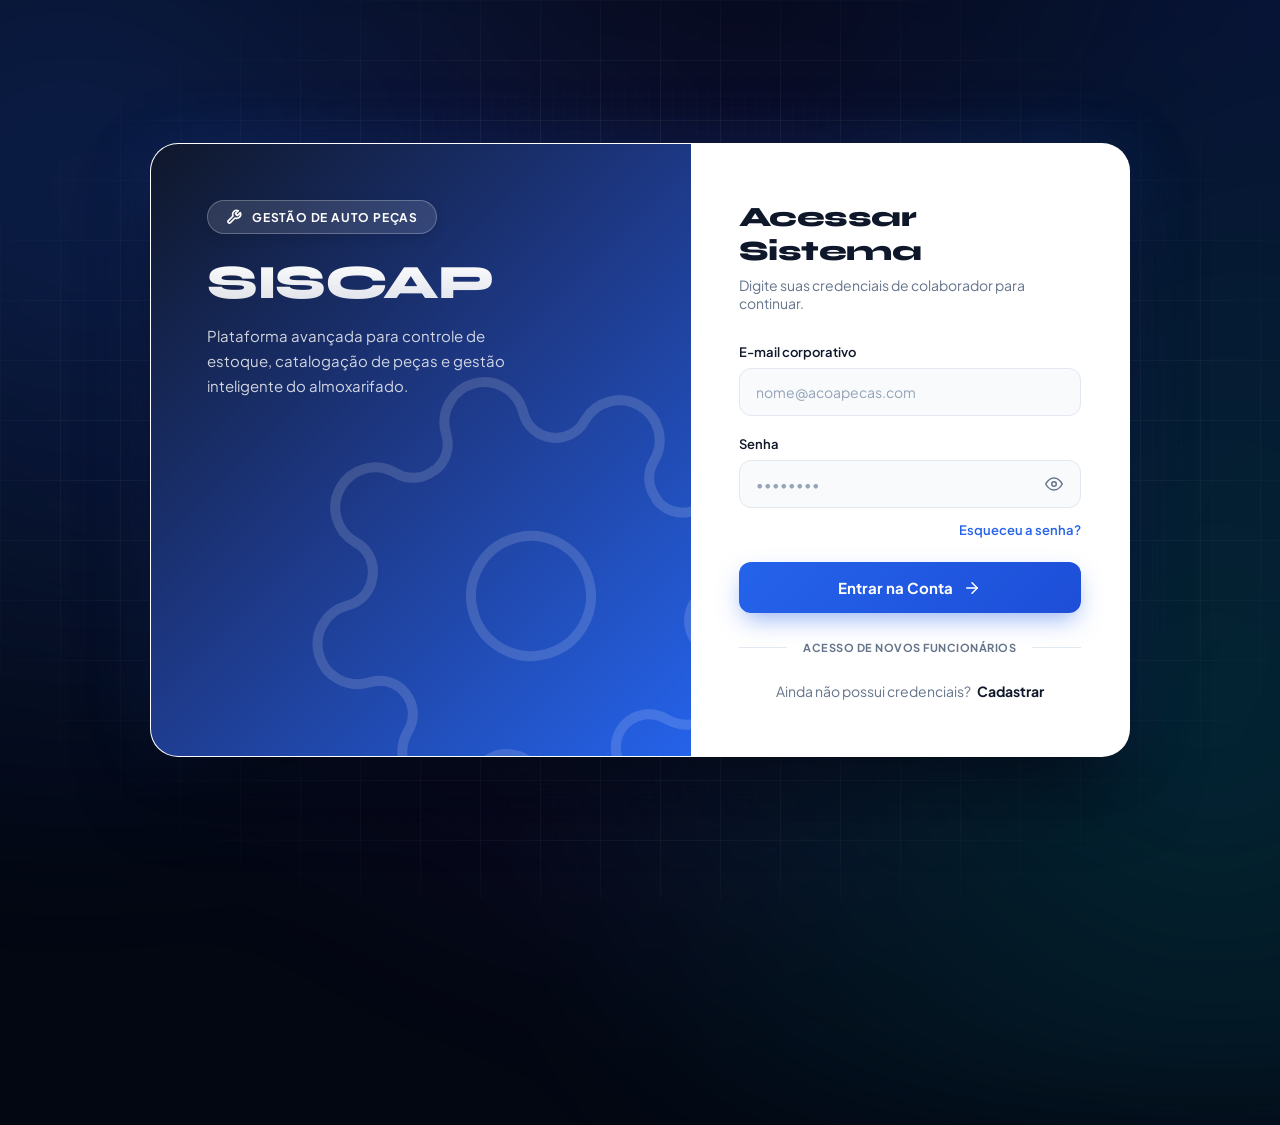
<file: TCC/src/main/resources/static/login.html>
<!DOCTYPE html>
<html lang="pt-BR">
<head>
  <meta charset="UTF-8">
  <meta name="viewport" content="width=device-width, initial-scale=1.0">
  <title>Login | SISCAP - Sistema de Cadastro de Peças</title>
  
  <link rel="preconnect" href="https://fonts.googleapis.com">
  <link rel="preconnect" href="https://fonts.gstatic.com" crossorigin>
  <link href="https://fonts.googleapis.com/css2?family=Plus+Jakarta+Sans:wght@400;500;600;700&family=Syne:wght@700;800&display=swap" rel="stylesheet">
  
  <style>
    :root {
      --bg-deep: #030712;
      --primary: #2563eb;
      --primary-hover: #1d4ed8;
      --primary-light: #3b82f6;
      --surface-white: #ffffff;
      --text-main: #0f172a;
      --text-muted: #64748b;
      --border-color: #e2e8f0;
      --input-bg: #f8fafc;
      --mouse-x: 50%;
      --mouse-y: 50%;
    }

    * { 
      margin: 0; 
      padding: 0; 
      box-sizing: border-box; 
    }

    /* ==========================================================================
       BACKGROUND HIPNÓTICO & INTERATIVO (THE RETINA BURNER)
       ========================================================================== */
    body { 
      min-height: 100vh; 
      font-family: 'Plus Jakarta Sans', sans-serif; 
      background-color: var(--bg-deep);
      color: var(--text-main); 
      display: flex;
      align-items: center;
      justify-content: center;
      padding: 20px;
      position: relative;
      overflow: hidden;
    }

    /* CAMADA 1: Aurora Boreal Tecnológica Animada */
    body::before {
      content: '';
      position: absolute;
      width: 150vw;
      height: 150vh;
      top: -25vh;
      left: -25vw;
      background: 
        radial-gradient(circle at 20% 30%, rgba(37, 99, 235, 0.25) 0%, transparent 40%),
        radial-gradient(circle at 80% 70%, rgba(6, 182, 212, 0.18) 0%, transparent 40%),
        radial-gradient(circle at 50% 50%, rgba(109, 40, 217, 0.15) 0%, transparent 50%),
        radial-gradient(circle at 85% 15%, rgba(29, 78, 216, 0.2) 0%, transparent 35%);
      filter: blur(60px);
      animation: auroraDrift 20s ease-in-out infinite alternate;
      pointer-events: none;
      z-index: 1;
    }

    /* CAMADA 2: Grid CAD Milimetrado Duplo */
    .cad-grid {
      position: absolute;
      inset: 0;
      background-image: 
        linear-gradient(to right, rgba(255, 255, 255, 0.07) 1px, transparent 1px),
        linear-gradient(to bottom, rgba(255, 255, 255, 0.07) 1px, transparent 1px),
        linear-gradient(to right, rgba(255, 255, 255, 0.02) 1px, transparent 1px),
        linear-gradient(to bottom, rgba(255, 255, 255, 0.02) 1px, transparent 1px);
      background-size: 60px 60px, 60px 60px, 12px 12px, 12px 12px;
      -webkit-mask-image: radial-gradient(ellipse at center, black 30%, transparent 85%);
      mask-image: radial-gradient(ellipse at center, black 30%, transparent 85%);
      pointer-events: none;
      z-index: 2;
    }

    /* CAMADA 3: Scanner CAD Interativo (Segue o Mouse) */
    .interactive-scanner {
      position: absolute;
      inset: 0;
      background: radial-gradient(
        circle 350px at var(--mouse-x) var(--mouse-y), 
        rgba(59, 130, 246, 0.18), 
        rgba(6, 182, 212, 0.05) 40%, 
        transparent 80%
      );
      pointer-events: none;
      z-index: 3;
      transition: background 0.15s ease-out;
    }

    @keyframes auroraDrift {
      0% { transform: rotate(0deg) scale(1); }
      50% { transform: rotate(3deg) scale(1.05) translate(20px, -20px); }
      100% { transform: rotate(-2deg) scale(0.98) translate(-20px, 20px); }
    }

    /* ==========================================================================
       CARD PRINCIPAL (GLASS PRISM & GRAVITATIONAL SHADOW)
       ========================================================================== */
    .login-container { 
      display: flex; 
      width: 980px; 
      max-width: 100%; 
      min-height: 590px; 
      background: var(--surface-white);
      border-radius: 28px; 
      overflow: hidden; 
      border: 1px solid rgba(255, 255, 255, 0.25);
      box-shadow: 
        0 35px 80px -15px rgba(0, 0, 0, 0.8), 
        0 0 70px -10px rgba(37, 99, 235, 0.3),
        inset 0 0 0 1px rgba(255, 255, 255, 0.4); 
      position: relative; 
      z-index: 10;
      transition: transform 0.4s cubic-bezier(0.16, 1, 0.3, 1), box-shadow 0.4s ease;
    }

    .login-container:hover {
      transform: translateY(-4px);
      box-shadow: 
        0 45px 90px -15px rgba(0, 0, 0, 0.85), 
        0 0 90px -5px rgba(37, 99, 235, 0.4),
        inset 0 0 0 1px rgba(255, 255, 255, 0.6);
    }

    /* Coluna da Esquerda: Branding Industrial */
    .login-brand-side { 
      flex: 1.25; 
      background: linear-gradient(135deg, #0f172a 0%, #1e3a8a 50%, #2563eb 100%);
      padding: 56px; 
      display: flex; 
      flex-direction: column; 
      justify-content: space-between; 
      position: relative; 
      overflow: hidden; 
      color: #ffffff;
    }

    .brand-graphics {
      position: absolute;
      right: -80px;
      bottom: -80px;
      width: 480px;
      height: 480px;
      opacity: 0.14;
      pointer-events: none;
      transform: rotate(-15deg);
      transition: transform 10s linear infinite alternate;
    }

    .brand-header {
      position: relative;
      z-index: 2;
    }

    .brand-logo-badge {
      display: inline-flex;
      align-items: center;
      gap: 10px;
      background: rgba(255, 255, 255, 0.12);
      backdrop-filter: blur(12px);
      -webkit-backdrop-filter: blur(12px);
      padding: 8px 18px;
      border-radius: 100px;
      border: 1px solid rgba(255, 255, 255, 0.25);
      margin-bottom: 24px;
      font-size: 12px;
      font-weight: 700;
      letter-spacing: 0.8px;
      text-transform: uppercase;
      box-shadow: 0 4px 12px rgba(0,0,0,0.1);
    }

    .brand-title { 
      font-family: 'Syne', sans-serif; 
      font-size: 48px; 
      font-weight: 800; 
      line-height: 1.05;
      letter-spacing: -1.5px;
      margin-bottom: 16px;
      background: linear-gradient(180deg, #ffffff 0%, rgba(255,255,255,0.85) 100%);
      -webkit-background-clip: text;
      -webkit-text-fill-color: transparent;
    }

    .brand-description { 
      font-size: 15px; 
      color: rgba(255, 255, 255, 0.8); 
      line-height: 1.65; 
      max-width: 340px; 
      font-weight: 400;
    }

    .brand-footer {
      position: relative;
      z-index: 2;
      font-size: 13px;
      color: rgba(255, 255, 255, 0.6);
      border-top: 1px solid rgba(255, 255, 255, 0.15);
      padding-top: 20px;
      display: flex;
      justify-content: space-between;
      font-weight: 500;
    }

    /* Coluna da Direita: Formulário */
    .login-form-side { 
      flex: 1; 
      padding: 56px 48px; 
      display: flex; 
      flex-direction: column; 
      justify-content: center; 
      background: #ffffff;
      position: relative;
    }

    .form-header {
      margin-bottom: 32px;
    }

    .form-title { 
      font-family: 'Syne', sans-serif;
      font-size: 28px; 
      font-weight: 800; 
      color: var(--text-main); 
      margin-bottom: 8px;
      letter-spacing: -0.5px;
    }

    .form-subtitle { 
      font-size: 14px; 
      color: var(--text-muted); 
    }

    .input-group {
      margin-bottom: 20px;
    }

    .input-label { 
      font-size: 13px; 
      font-weight: 600; 
      color: var(--text-main); 
      margin-bottom: 8px; 
      display: block; 
    }

    .input-field { 
      width: 100%; 
      background: var(--input-bg); 
      border: 1.5px solid var(--border-color); 
      border-radius: 12px; 
      color: var(--text-main); 
      font-size: 14px; 
      padding: 14px 16px; 
      font-family: 'Plus Jakarta Sans', sans-serif; 
      transition: all 0.25s ease; 
      outline: none; 
    }

    .input-field:focus { 
      background: #ffffff;
      border-color: var(--primary); 
      box-shadow: 0 0 0 4px rgba(37, 99, 235, 0.12); 
    }

    .input-field::placeholder {
      color: #94a3b8;
    }

    .password-wrapper {
      position: relative;
      display: flex;
      align-items: center;
      width: 100%;
    }

    .password-wrapper input {
      padding-right: 44px;
    }

    .btn-eye {
      position: absolute;
      right: 12px;
      background: none;
      border: none;
      color: var(--text-muted);
      cursor: pointer;
      display: flex;
      align-items: center;
      justify-content: center;
      padding: 6px;
      border-radius: 6px;
      transition: color 0.15s ease, transform 0.1s ease;
    }

    .btn-eye:hover {
      color: var(--primary);
    }

    .btn-eye:active {
      transform: scale(0.9);
    }

    .form-actions-extra {
      display: flex;
      justify-content: flex-end;
      margin-bottom: 24px;
      margin-top: -6px;
    }

    .forgot-link {
      font-size: 13px;
      color: var(--primary);
      text-decoration: none;
      font-weight: 600;
      transition: color 0.15s;
    }

    .forgot-link:hover {
      color: var(--primary-hover);
      text-decoration: underline;
    }

    .btn-submit { 
      width: 100%; 
      padding: 16px; 
      border-radius: 12px; 
      border: none; 
      cursor: pointer; 
      background: linear-gradient(135deg, #2563eb 0%, #1d4ed8 100%);
      color: #ffffff; 
      font-size: 15px; 
      font-weight: 700; 
      font-family: 'Plus Jakarta Sans', sans-serif; 
      box-shadow: 0 10px 25px -5px rgba(37, 99, 235, 0.5); 
      transition: all 0.25s cubic-bezier(0.16, 1, 0.3, 1); 
      display: flex;
      align-items: center;
      justify-content: center;
      gap: 10px;
    }

    .btn-submit:hover { 
      background: linear-gradient(135deg, #3b82f6 0%, #2563eb 100%);
      transform: translateY(-2px); 
      box-shadow: 0 15px 30px -5px rgba(37, 99, 235, 0.65); 
    }

    .btn-submit:active {
      transform: translateY(0);
    }

    .register-divider { 
      display: flex; 
      align-items: center; 
      gap: 16px; 
      color: var(--text-muted); 
      font-size: 11px; 
      font-weight: 700;
      letter-spacing: 0.5px;
      text-transform: uppercase;
      margin: 28px 0; 
    }

    .register-divider::before, 
    .register-divider::after { 
      content: ''; 
      flex: 1; 
      height: 1px; 
      background: var(--border-color); 
    }

    .register-box {
      text-align: center;
      font-size: 14px;
      color: var(--text-muted);
    }

    .register-link {
      color: var(--text-main);
      font-weight: 700;
      text-decoration: none;
      margin-left: 4px;
      transition: color 0.15s;
    }

    .register-link:hover {
      color: var(--primary);
    }

    @media (max-width: 850px) {
      .login-container {
        flex-direction: column;
        max-width: 480px;
      }
      .login-brand-side {
        padding: 40px 32px;
      }
      .brand-graphics {
        width: 300px;
        height: 300px;
      }
      .login-form-side {
        padding: 40px 32px;
      }
    }
  </style>
</head>
<body>

  <div class="cad-grid"></div>
  <div class="interactive-scanner"></div>

  <div class="login-container">
    
    <div class="login-brand-side">
      <svg class="brand-graphics" viewBox="0 0 24 24" fill="none" stroke="currentColor" stroke-width="0.5">
        <path d="M12 15a3 3 0 1 0 0-6 3 3 0 0 0 0 6Z"/>
        <path d="M19.4 15a1.65 1.65 0 0 0 .33 1.82l.06.06a2 2 0 0 1 0 2.83 2 2 0 0 1-2.83 0l-.06-.06a1.65 1.65 0 0 0-1.82-.33 1.65 1.65 0 0 0-1 1.51V21a2 2 0 0 1-2 2 2 2 0 0 1-2-2v-.09A1.65 1.65 0 0 0 9 19.4a1.65 1.65 0 0 0-1.82.33l-.06.06a2 2 0 0 1-2.83 0 2 2 0 0 1 0-2.83l.06-.06a1.65 1.65 0 0 0 .33-1.82 1.65 1.65 0 0 0-1.51-1H3a2 2 0 0 1-2-2 2 2 0 0 1 2-2h.09A1.65 1.65 0 0 0 4.6 9a1.65 1.65 0 0 0-.33-1.82l-.06-.06a2 2 0 0 1 0-2.83 2 2 0 0 1 2.83 0l.06.06a1.65 1.65 0 0 0 1.82.33H9a1.65 1.65 0 0 0 1-1.51V3a2 2 0 0 1 2-2 2 2 0 0 1 2 2v.09a1.65 1.65 0 0 0 1 1.51 1.65 1.65 0 0 0 1.82-.33l.06-.06a2 2 0 0 1 2.83 0 2 2 0 0 1 0 2.83l-.06.06a1.65 1.65 0 0 0-.33 1.82V9a1.65 1.65 0 0 0 1.51 1H21a2 2 0 0 1 2 2 2 2 0 0 1-2 2h-.09a1.65 1.65 0 0 0-1.51 1Z"/>
      </svg>

      <div class="brand-header">
        <div class="brand-logo-badge">
          <svg width="16" height="16" viewBox="0 0 24 24" fill="none" stroke="currentColor" stroke-width="2.5" stroke-linecap="round" stroke-linejoin="round">
            <path d="M14.7 6.3a1 1 0 0 0 0 1.4l1.6 1.6a1 1 0 0 0 1.4 0l3.77-3.77a6 6 0 0 1-7.94 7.94l-6.91 6.91a2.12 2.12 0 0 1-3-3l6.91-6.91a6 6 0 0 1 7.94-7.94l-3.76 3.76z"/>
          </svg>
          Gestão de Auto Peças
        </div>
        <h1 class="brand-title">SISCAP</h1>
        <p class="brand-description">
          Plataforma avançada para controle de estoque, catalogação de peças e gestão inteligente do almoxarifado.
        </p>
      </div>

      
    </div>

    <div class="login-form-side">
      <div class="form-header">
        <h2 class="form-title">Acessar Sistema</h2>
        <p class="form-subtitle">Digite suas credenciais de colaborador para continuar.</p>
      </div>

      <form id="formLogin" onsubmit="event.preventDefault(); login();">
        <div class="input-group">
          <label class="input-label" for="email">E-mail corporativo</label>
          <div class="input-wrapper">
            <input type="email" class="input-field" id="email" placeholder="nome@acoapecas.com" required>
          </div>
        </div>

        <div class="input-group">
          <label class="input-label" for="senha">Senha</label>
          <div class="password-wrapper">
            <input type="password" class="input-field" id="senha" placeholder="••••••••" required>
            <button type="button" class="btn-eye" onclick="toggleSenha('senha', this)" title="Mostrar/Ocultar Senha">
              <svg class="eye-open" width="18" height="18" viewBox="0 0 24 24" fill="none" stroke="currentColor" stroke-width="2" stroke-linecap="round" stroke-linejoin="round">
                <path d="M1 12s4-8 11-8 11 8 11 8-4 8-11 8-11-8-11-8z"></path>
                <circle cx="12" cy="12" r="3"></circle>
              </svg>
            </button>
          </div>
        </div>

        <div class="form-actions-extra">
          <a href="esqueceu-senha.html" class="forgot-link">Esqueceu a senha?</a>
        </div>

        <button type="submit" class="btn-submit">
          <span>Entrar na Conta</span>
          <svg width="18" height="18" viewBox="0 0 24 24" fill="none" stroke="currentColor" stroke-width="2" stroke-linecap="round" stroke-linejoin="round">
            <line x1="5" y1="12" x2="19" y2="12"></line>
            <polyline points="12 5 19 12 12 19"></polyline>
          </svg>
        </button>
      </form>

      <div class="register-divider">Acesso de novos funcionários</div>

      <div class="register-box">
        Ainda não possui credenciais? 
        <a href="cadastro.html" class="register-link">Cadastrar</a>
      </div>
    </div>

  </div>
  
  <script>
    // Script 1: Lanterna CAD que ilumina o background seguindo o mouse
    document.addEventListener('mousemove', (e) => {
      const x = (e.clientX / window.innerWidth) * 100;
      const y = (e.clientY / window.innerHeight) * 100;
      document.documentElement.style.setProperty('--mouse-x', `${x}%`);
      document.documentElement.style.setProperty('--mouse-y', `${y}%`);
    });

    // Script 2: Alternador de Senha
    function toggleSenha(inputId, btnElement) {
      const input = document.getElementById(inputId);
      const isPassword = input.type === 'password';
      
      input.type = isPassword ? 'text' : 'password';
      
      if (isPassword) {
        btnElement.innerHTML = `
          <svg width="18" height="18" viewBox="0 0 24 24" fill="none" stroke="currentColor" stroke-width="2" stroke-linecap="round" stroke-linejoin="round">
            <path d="M17.94 17.94A10.07 10.07 0 0 1 12 20c-7 0-11-8-11-8a18.45 18.45 0 0 1 5.06-5.94M9.9 4.24A9.12 9.12 0 0 1 12 4c7 0 11 8 11 8a18.5 18.5 0 0 1-2.16 3.19m-6.72-1.07a3 3 0 1 1-4.24-4.24"></path>
            <line x1="1" y1="1" x2="23" y2="23"></line>
          </svg>`;
      } else {
        btnElement.innerHTML = `
          <svg width="18" height="18" viewBox="0 0 24 24" fill="none" stroke="currentColor" stroke-width="2" stroke-linecap="round" stroke-linejoin="round">
            <path d="M1 12s4-8 11-8 11 8 11 8-4 8-11 8-11-8-11-8z"></path>
            <circle cx="12" cy="12" r="3"></circle>
          </svg>`;
      }
    }
  </script>

  <script type="text/javascript" src="JS/login.js"></script>
  
</body>
</html>
</file>
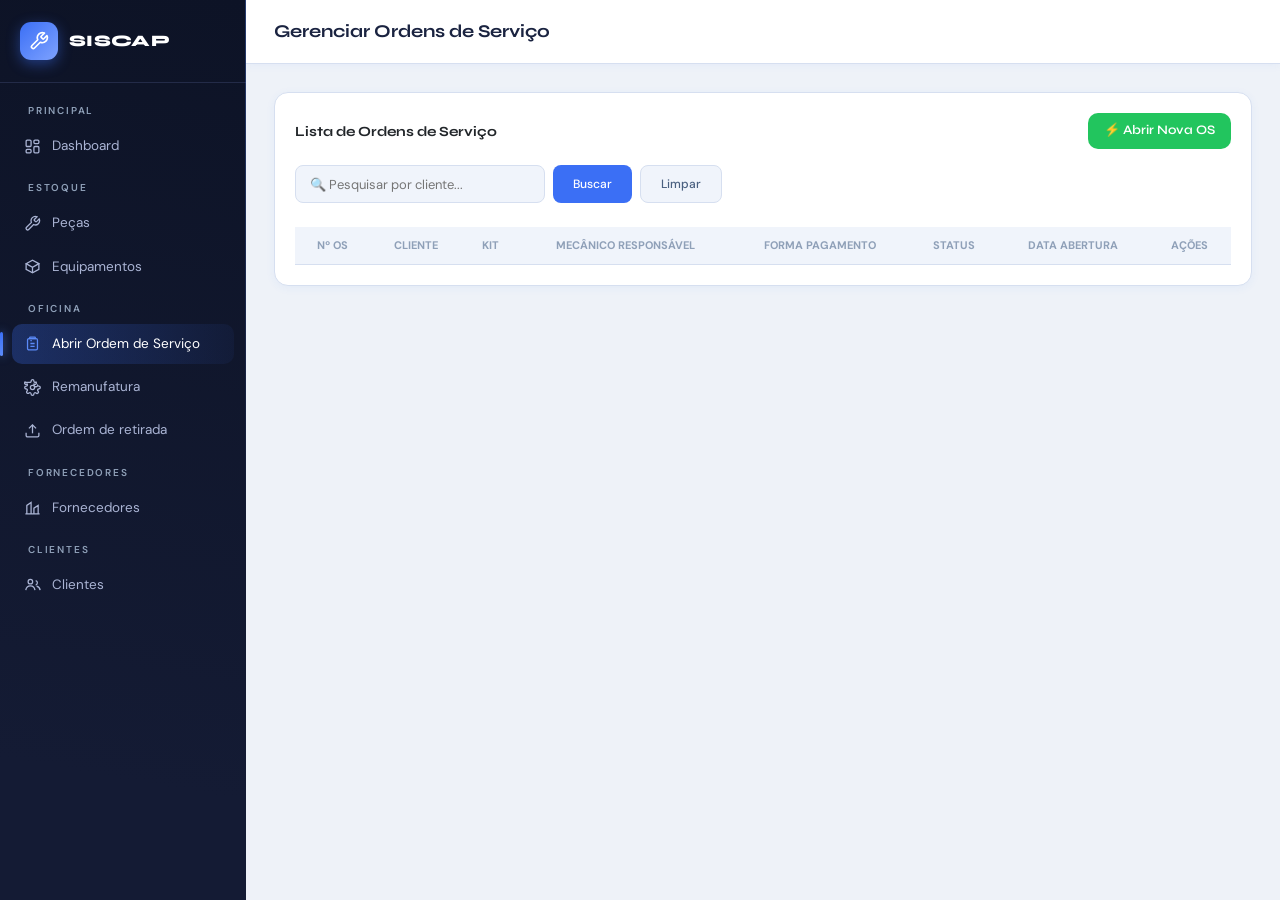
<file: TCC/src/main/resources/static/os.html>
<!DOCTYPE html>
<html lang="pt-BR">
<head>
  <meta charset="UTF-8">
  <meta name="viewport" content="width=device-width, initial-scale=1.0">
  <title>Ordens de Serviço - SISCAP</title>
  <link href="https://fonts.googleapis.com/css2?family=Syne:wght@400;500;600;700;800&family=DM+Sans:wght@300;400;500;600;700&display=swap" rel="stylesheet">
  <link href="https://cdn.jsdelivr.net/npm/bootstrap@5.3.0/dist/css/bootstrap.min.css" rel="stylesheet">
  <style>
    :root {
      --bg: #eef2f8; --surface: #ffffff; --surface2: #f0f4fb; --border: #d6dff0;
      --accent: #3b6ff5; --accent2: #5b8af8; --accent-light: #dce8ff;
      --success: #22c55e; --danger: #ef4444; --text: #1a2340; --text2: #4a6080; --text3: #8fa0b8; --sidebar-w: 246px;
      --sidebar-bg:#0d1326; --sidebar-bg2:#141b34; --sidebar-line:#232b48;
    }
    * { margin:0; padding:0; box-sizing:border-box; }
    body { font-family:'DM Sans', sans-serif; background:var(--bg); color:var(--text); height:100vh; overflow:hidden; }
    #app { display: flex; height: 100%; }

    /* ---------- SIDEBAR ---------- */
    #sidebar {
      width:var(--sidebar-w); min-width:var(--sidebar-w);
      background:linear-gradient(190deg,var(--sidebar-bg),var(--sidebar-bg2) 85%);
      display:flex; flex-direction:column; position:relative;
    }
    #sidebar::after{content:"";position:absolute;top:0;right:0;width:1px;height:100%;
      background:linear-gradient(180deg,rgba(91,138,248,.35),rgba(91,138,248,0) 60%);}
    .logo-area{padding:22px 20px;display:flex;align-items:center;gap:11px;border-bottom:1px solid var(--sidebar-line);}
    .logo-icon{width:38px;height:38px;border-radius:11px;background:linear-gradient(135deg,var(--accent),#7ea2ff);
      display:flex;align-items:center;justify-content:center;color:#fff;box-shadow:0 4px 14px rgba(59,111,245,.45);flex-shrink:0;}
    .logo-icon svg{width:20px;height:20px;}
    .logo-text{font-family:'Syne',sans-serif;font-weight:800;font-size:16px;color:#fff;letter-spacing:.3px;line-height:1;}
    .logo-tag{display:inline-block;margin-top:3px;font-size:9px;letter-spacing:1px;color:var(--accent2);font-weight:600;
      background:rgba(91,138,248,.15);padding:1px 6px;border-radius:5px;}

    nav{padding:18px 12px;flex:1;overflow-y:auto;}
    nav::-webkit-scrollbar{width:5px;}
    nav::-webkit-scrollbar-thumb{background:var(--sidebar-line);border-radius:6px;}
    .nav-label{font-size:10px;letter-spacing:1.8px;text-transform:uppercase;color:var(--text3);margin:14px 8px 8px;font-weight:600;padding:0 8px;}
    .nav-label:first-child{margin-top:2px;}
    .nav-item{
      display:flex;align-items:center;gap:11px;padding:10px 12px;border-radius:10px;cursor:pointer;
      font-size:13.5px;color:#aab4d4;text-decoration:none;margin-bottom:3px;transition:background .15s,color .15s,transform .15s;
      position:relative;
    }
    .nav-item svg{width:17px;height:17px;flex-shrink:0;stroke:currentColor;fill:none;stroke-width:1.8;transition:transform .2s;}
    .nav-item:hover{background:rgba(91,138,248,.12);color:#e7ecfb;}
    .nav-item:hover svg{transform:scale(1.1);}
    .nav-item.active{background:linear-gradient(90deg,rgba(59,111,245,.28),rgba(59,111,245,.06));color:#fff;}
    .nav-item.active::before{content:"";position:absolute;left:-12px;top:8px;bottom:8px;width:3px;border-radius:3px;
      background:linear-gradient(180deg,var(--accent),var(--accent2));box-shadow:0 0 10px rgba(91,138,248,.8);}
    .nav-item.active svg{stroke:var(--accent2);}

    /* ---------- MAIN ---------- */
    #main { flex:1; display:flex; flex-direction:column; overflow:hidden; }
    .topbar-base { height:64px; background:var(--surface); border-bottom:1px solid var(--border); display:flex; align-items:center; padding:0 28px; box-shadow: 0 2px 8px rgba(59,111,245,.05); }
    #content { flex:1; overflow-y:auto; padding:28px; }
    .card { background:var(--surface); border:1px solid var(--border); border-radius:14px; padding:20px; box-shadow: 0 2px 10px rgba(59,111,245,.06); }
    .card-title { font-family:'Syne',sans-serif; font-weight:700; font-size:14px; margin-bottom:16px; display:flex; justify-content:space-between; align-items:center; }
    
    .table-toolbar { display: flex; gap: 8px; margin-bottom: 24px; width: 100%; align-items: center; }
    .search-input { padding: 10px 14px; border: 1px solid var(--border); border-radius: 8px; font-family: inherit; font-size: 13px; color: var(--text); background: var(--surface2); outline: none; transition: all 0.2s; height: 38px; width: 100%; max-width: 250px; }
    .search-input:focus { border-color: var(--accent); background: var(--surface); }

    table { width:100%; border-collapse:collapse; font-size:13.5px; }
    thead th { text-align: center; padding:10px 14px; font-size:11px; text-transform:uppercase; color:var(--text3); border-bottom:1px solid var(--border); background:var(--surface2); }
    tbody td { text-align: center; padding:12px 14px; color:var(--text2); border-bottom:1px solid var(--border); vertical-align: middle; }
    
    .btn { padding:6px 12px; border-radius:8px; border:none; cursor:pointer; font-size:12px; font-weight:500; transition: all 0.2s; height: 38px; display: inline-flex; align-items: center; justify-content: center; gap: 4px; }
    .btn-primary { background:var(--accent); color:#fff; padding: 0 20px; }
    .btn-primary:hover { background:var(--accent2); }
    .btn-success { background:var(--success); color:#fff; height: 36px; padding: 0 16px; font-size: 13px; font-weight: 600; border-radius: 10px; }
    .btn-ghost { background:var(--surface2); color:var(--text2); border:1px solid var(--border); padding: 0 20px; }
    .btn-ghost:hover { background:var(--border); }
    .btn-danger { background:rgba(239,68,68,.1); color:var(--danger); height: auto; padding: 6px 12px; }
    .btn-danger:hover { background:rgba(239,68,68,.2); }
    
    .modal-body-grid { display: grid; grid-template-columns: 1fr 1fr; gap: 16px; padding: 24px; }
    .form-group { display: flex; flex-direction: column; gap: 6px; text-align: left; }
    .form-group.full-width { grid-column: span 2; }
    .form-group label { font-size: 12px; font-weight: 600; color: var(--text2); }
    .form-control { padding: 10px 12px; border: 1px solid var(--border); border-radius: 8px; font-family: inherit; font-size: 13.5px; color: var(--text); background: var(--surface2); outline: none; width: 100%; height: 40px; }
    
    .badge-green { 
      padding: 6px 12px; border-radius: 20px; font-size: 11px; font-weight: 700; 
      background-color: rgba(34, 197, 94, 0.15) !important; color: var(--success) !important; 
      display: inline-block; letter-spacing: 0.5px;
    }
    .badge-blue { 
      padding: 6px 12px; border-radius: 20px; font-size: 11px; font-weight: 700; 
      background-color: rgba(59, 111, 245, 0.15) !important; color: var(--accent) !important; 
      display: inline-block; letter-spacing: 0.5px;
    }
    .badge-yellow { 
      padding: 6px 12px; border-radius: 20px; font-size: 11px; font-weight: 700; 
      background-color: rgba(245, 158, 11, 0.15) !important; color: #d97706 !important; 
      display: inline-block; letter-spacing: 0.5px;
    }
    .badge-gray { 
      padding: 6px 12px; border-radius: 20px; font-size: 11px; font-weight: 700; 
      background-color: rgba(143, 160, 184, 0.15) !important; color: var(--text2) !important; 
      display: inline-block; letter-spacing: 0.5px;
    }
  </style>
</head>
<body>
  <div id="app">
    <aside id="sidebar">
      <div class="logo-area">
        <div class="logo-icon">
          <svg viewBox="0 0 24 24" fill="none" stroke="currentColor" stroke-width="2" stroke-linecap="round" stroke-linejoin="round"><path d="M14.7 6.3a1 1 0 0 0 0 1.4l1.6 1.6a1 1 0 0 0 1.4 0l3.77-3.77a6 6 0 0 1-7.94 7.94l-6.91 6.91a2.12 2.12 0 0 1-3-3l6.91-6.91a6 6 0 0 1 7.94-7.94l-3.76 3.76z"/></svg>
        </div>
        <div>
          <div class="logo-text">SISCAP</div>
          
        </div>
      </div>
      <nav>
        <div class="nav-label">Principal</div>
        <a href="dashboard.html" class="nav-item">
          <svg viewBox="0 0 24 24"><rect x="3" y="3" width="7" height="9" rx="1.5"/><rect x="14" y="3" width="7" height="5" rx="1.5"/><rect x="14" y="12" width="7" height="9" rx="1.5"/><rect x="3" y="16" width="7" height="5" rx="1.5"/></svg>
          Dashboard
        </a>
        
        <div class="nav-label">Estoque</div>
        <a href="pecas.html" class="nav-item">
          <svg viewBox="0 0 24 24"><path d="M14.7 6.3a1 1 0 0 0 0 1.4l1.6 1.6a1 1 0 0 0 1.4 0l3.77-3.77a6 6 0 0 1-7.94 7.94l-6.91 6.91a2.12 2.12 0 0 1-3-3l6.91-6.91a6 6 0 0 1 7.94-7.94l-3.76 3.76z"/></svg>
          Peças
        </a>
        <a href="kits.html" class="nav-item">
          <svg viewBox="0 0 24 24"><path d="M21 8 12 3 3 8l9 5 9-5Z"/><path d="M3 8v8l9 5 9-5V8"/><path d="M12 13v8"/></svg>
          Equipamentos
        </a>

        <div class="nav-label">Oficina</div>
        <a href="os.html" class="nav-item active">
          <svg viewBox="0 0 24 24"><path d="M9 3h6a1 1 0 0 1 1 1v1h-8V4a1 1 0 0 1 1-1Z"/><rect x="5" y="5" width="14" height="16" rx="2"/><path d="M9 12h6M9 16h6M9 8h2"/></svg>
          Abrir Ordem de Serviço
        </a>
        <a href="manutencao.html" class="nav-item">
          <svg viewBox="0 0 24 24"><circle cx="12" cy="12" r="3"/><path d="M19.4 15a1.7 1.7 0 0 0 .34 1.87l.06.06a2 2 0 1 1-2.83 2.83l-.06-.06a1.7 1.7 0 0 0-1.87-.34 1.7 1.7 0 0 0-1.04 1.56V21a2 2 0 1 1-4 0v-.09A1.7 1.7 0 0 0 9 19.35a1.7 1.7 0 0 0-1.87.34l-.06.06a2 2 0 1 1-2.83-2.83l.06-.06A1.7 1.7 0 0 0 4.64 15a1.7 1.7 0 0 0-1.56-1.04H3a2 2 0 1 1 0-4h.09A1.7 1.7 0 0 0 4.65 9a1.7 1.7 0 0 0-.34-1.87l-.06-.06a2 2 0 1 1-2.83-2.83l.06.06a1.7 1.7 0 0 0 1.87.34H9A1.7 1.7 0 0 0 10.04 3.6V3a2 2 0 1 1 4 0v.09A1.7 1.7 0 0 0 15 4.65c.6.25 1.3.13 1.87-.34l.06-.06a2 2 0 1 1-2.83 2.83l-.06.06A1.7 1.7 0 0 0 19.35 9c.25.6.83 1 1.56 1H21a2 2 0 1 1 0 4h-.09A1.7 1.7 0 0 0 19.4 15Z"/></svg>
          Remanufatura
        </a>
        <a href="retirada.html" class="nav-item">
          <svg viewBox="0 0 24 24"><path d="M21 15v4a2 2 0 0 1-2 2H5a2 2 0 0 1-2-2v-4"/><path d="M7 9l5-5 5 5"/><path d="M12 4v12"/></svg>
          Ordem de retirada
        </a>

        <div class="nav-label">Fornecedores</div>
        <a href="fornecedores.html" class="nav-item">
          <svg viewBox="0 0 24 24"><path d="M2 21h20"/><path d="M4 21V9l6-4v16"/><path d="M14 21V13l6-4v12"/><path d="M6 12h.01M6 15h.01M6 18h.01"/></svg>
          Fornecedores
        </a>
        
        <div class="nav-label">Clientes</div>
        <a href="clientes.html" class="nav-item">
          <svg viewBox="0 0 24 24"><circle cx="9" cy="8" r="3.2"/><path d="M2.5 20c.6-3.6 3.4-6 6.5-6s5.9 2.4 6.5 6"/><path d="M16.5 6.6a3.2 3.2 0 0 1 0 6.2"/><path d="M17.8 14.2c2.5.5 4.5 2.6 5 5.8"/></svg>
          Clientes
        </a>
      </nav>
    </aside>
    
    <main id="main">
      <header class="topbar-base">
        <div style="font-family:'Syne',sans-serif;font-size:18px;font-weight:700;">Gerenciar Ordens de Serviço</div>
      </header>
      <div id="content">
        <div class="card">
          <div class="card-title">
            <span>Lista de Ordens de Serviço</span>
            <button class="btn btn-success" onclick="abrirModalCadastro()">⚡ Abrir Nova OS</button>
          </div>
          
          <div class="table-toolbar">
            <input type="text" id="filtroCliente" class="search-input" placeholder="🔍 Pesquisar por cliente..." onkeyup="buscarPorCliente()">
            <button class="btn btn-primary" onclick="buscarPorCliente()">Buscar</button>
            <button class="btn btn-ghost" onclick="document.getElementById('filtroCliente').value=''; buscarPorCliente();">Limpar</button>
          </div>

          <table>
            <thead>
              <tr>
                <th>Nº OS</th>
                <th>Cliente</th>
                <th>Kit</th>
                <th>Mecânico Responsável</th>
                <th>Forma Pagamento</th>
                <th>Status</th>
                <th>Data Abertura</th>
                <th>Ações</th>
              </tr>
            </thead>
            <tbody id="tabelaOS"></tbody>
          </table>
        </div>
      </div>
    </main>
  </div>

  <div class="modal fade" id="modalOS" tabindex="-1" aria-hidden="true">
    <div class="modal-dialog modal-dialog-centered" style="max-width: 550px;">
      <div class="modal-content" style="border-radius: 16px; border: 1px solid var(--border);">
        <form id="formOS" onsubmit="salvarNovaOS(); return false;">
          <div class="modal-header" style="padding: 20px 24px;">
            <h5 class="modal-title" id="modalTitle" style="font-family: 'Syne', sans-serif; font-size: 16px; font-weight: 700;">Abrir Nova Ordem de Serviço</h5>
            <button type="button" class="btn-close" onclick="fecharModal()"></button>
          </div>

          <div class="modal-body-grid">
            <div class="form-group full-width">
              <label for="codigo">Número da OS</label>
              <input type="text" id="codigo" class="form-control" placeholder="Gerado automaticamente..." readonly>
            </div>
            
            <div class="form-group">
              <label for="idCliente">Cliente</label>
              <select id="idCliente" class="form-control" required>
                <option value="" disabled selected hidden>Selecione o cliente...</option>
              </select>
            </div>
            
            <div class="form-group">
              <label for="osKit">Kit Vinculado</label>
              <select id="osKit" class="form-control" required>
                <option value="" disabled selected hidden>Selecione o kit...</option>
              </select>
            </div>

            <div class="form-group full-width">
              <label for="idMecanico">Mecânico Responsável</label>
              <select id="idMecanico" class="form-control" required>
                <option value="" disabled selected hidden>Selecione o mecânico...</option>
              </select>
            </div>

            <div class="form-group full-width">
              <label for="formaPagamento">Forma de Pagamento</label>
              <select id="formaPagamento" class="form-control" required>
                <option value="" disabled selected hidden>Selecione a forma de pagamento...</option>
                <option value="Pix">Pix</option>
                <option value="Cartão de Crédito">Cartão de Crédito</option>
                <option value="Cartão de Débito">Cartão de Débito</option>
                <option value="Dinheiro">Dinheiro</option>
              </select>
            </div>
          </div>
          
          <input type="hidden" id="dataAbertura">
          
          <div class="modal-footer" style="background: var(--surface2); padding: 16px 24px;">
            <button type="button" class="btn btn-ghost" onclick="fecharModal()">Cancelar</button>
            <button type="submit" class="btn btn-primary">Salvar OS</button>
          </div>
        </form>
      </div>
    </div>
  </div>

  <div class="modal fade" id="modalRelatorioOS" tabindex="-1" aria-hidden="true">
    <div class="modal-dialog modal-dialog-centered" style="max-width: 550px;">
      <div class="modal-content" style="border-radius: 16px; border: 1px solid var(--border);">
        <div class="modal-header" style="padding: 20px 24px;">
          <h5 class="modal-title" style="font-family: 'Syne', sans-serif; font-size: 16px; font-weight: 700;">📋 Relatório Detalhado da OS</h5>
          <button type="button" class="btn-close" onclick="fecharModalRelatorio()"></button>
        </div>
        
        <div class="modal-body" style="padding: 24px; font-size: 14px; line-height: 1.6; text-align: left; color: var(--text2);">
          <h4 style="font-family: 'Syne', sans-serif; font-weight: 700; color: var(--text); margin-bottom: 16px;" id="resumoTitulo">ORDEM DE SERVIÇO</h4>
          
          <p style="margin-bottom: 8px;"><strong>Cliente:</strong> <span id="resumoCliente"></span></p>
          <p style="margin-bottom: 8px;"><strong>Kit Vinculado:</strong> <span id="resumoKit"></span></p>
          <p style="margin-bottom: 8px;"><strong>Mecânico Responsável:</strong> <span id="resumoMecanico"></span></p>
          <p style="margin-bottom: 8px;"><strong>Forma de Pagamento:</strong> <span id="resumoPagamento"></span></p>
          <p style="margin-bottom: 8px;"><strong>Status Atual:</strong> <span id="resumoStatus"></span></p>
          <p style="margin-bottom: 8px;"><strong>Data de Abertura:</strong> <span id="resumoAbertura"></span></p>
          <p style="margin-bottom: 8px;"><strong>Data de Finalização:</strong> <span id="resumoFinalizacao"></span></p>
          <p style="margin-bottom: 16px;"><strong>Valor Total do Serviço:</strong> <strong style="color: var(--success);" id="resumoValorTotal"></strong></p>
          
          <hr style="border-color: var(--border); margin: 16px 0;">
          <div style="margin-top: 15px; margin-bottom: 20px; padding: 10px; background-color: #f8f9fa; border-left: 4px solid #007bff; border-radius: 4px;">
    <p style="margin-bottom: 5px;"><strong>📝 Descrição / Laudo Técnico do Mecânico:</strong></p>
    <p id="resumoDescricao" style="margin: 0; color: #555; font-style: italic;">Nenhuma descrição informada.</p>
</div>
          
          <div style="font-weight: 600; margin-bottom: 10px; color: var(--accent);">🧩 Peças Substituídas na Manutenção:</div>
          <table class="table table-sm" style="font-size: 13px; width: 100%;">
            <thead>
              <tr>
                <th style="text-align: left; background: var(--surface2); padding: 6px;">Código</th>
                <th style="text-align: left; background: var(--surface2); padding: 6px;">Peça</th>
                <th style="text-align: right; background: var(--surface2); padding: 6px;">Preço Unitário</th>
              </tr>
            </thead>
            <tbody id="resumoListaPecas"></tbody>
          </table>
        </div>

        <div class="modal-footer" style="background: var(--surface2); padding: 16px 24px;">
          <button type="button" class="btn btn-ghost" onclick="fecharModalRelatorio()">Fechar</button>
        </div>
      </div>      
    </div>
  </div>

  <script src="https://cdn.jsdelivr.net/npm/bootstrap@5.3.0/dist/js/bootstrap.bundle.min.js"></script>
  <script type="text/javascript" src="JS/ordemServico.js"></script>
</body>
</html>
</file>
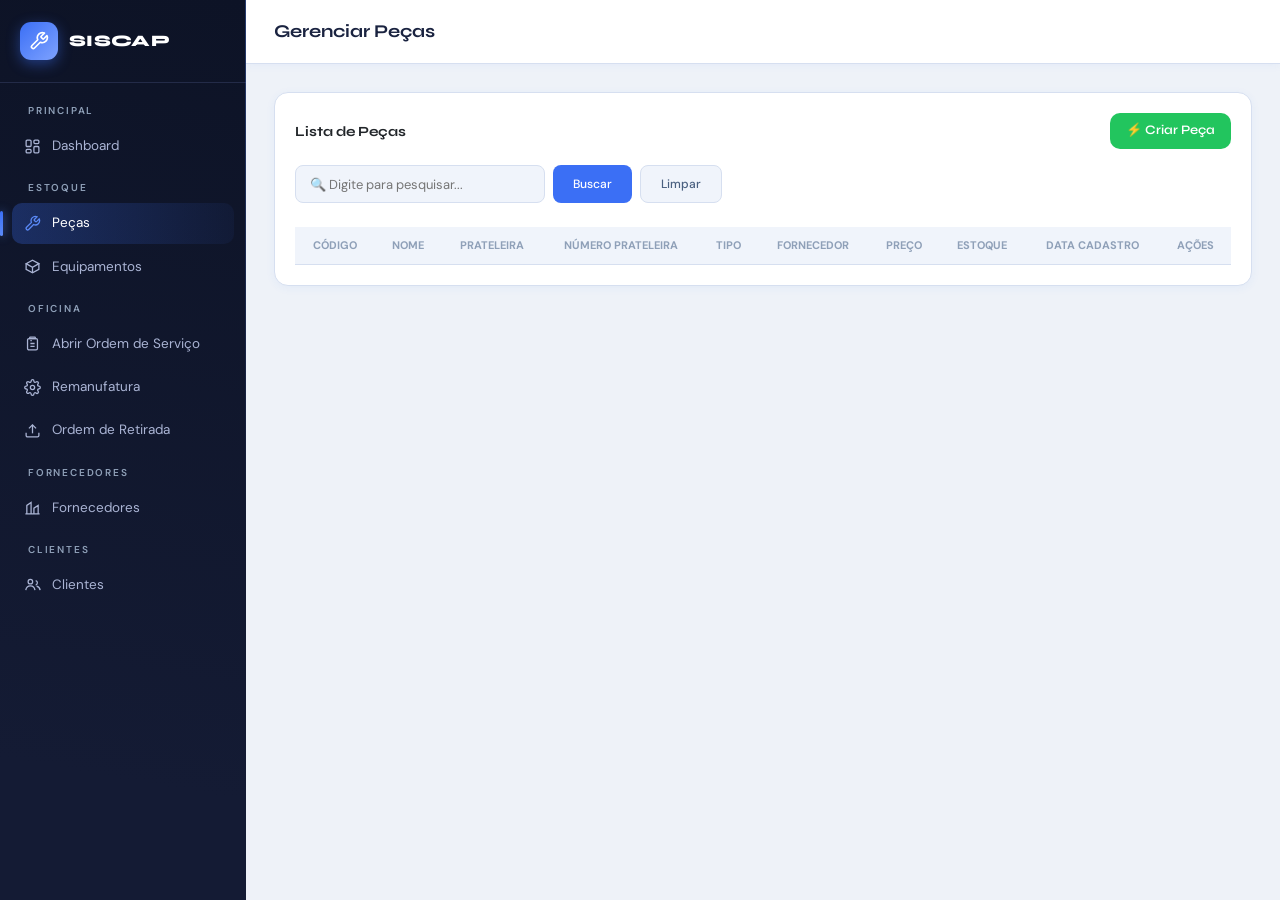
<file: TCC/src/main/resources/static/pecas.html>
<!DOCTYPE html>
<html lang="pt-BR">
<head>
  <meta charset="UTF-8">
  <meta name="viewport" content="width=device-width, initial-scale=1.0">
  <title>Peças - SISCAP</title>
  <link href="https://fonts.googleapis.com/css2?family=Syne:wght@400;500;600;700;800&family=DM+Sans:wght@300;400;500;600;700&display=swap" rel="stylesheet">
  <link href="https://cdn.jsdelivr.net/npm/bootstrap@5.3.0/dist/css/bootstrap.min.css" rel="stylesheet">
  <style>
    :root {
      --bg: #eef2f8; --surface: #ffffff; --surface2: #f0f4fb; --border: #d6dff0;
      --accent: #3b6ff5; --accent2: #5b8af8; --accent-light: #dce8ff;
      --success: #22c55e; --danger: #ef4444; --text: #1a2340; --text2: #4a6080; --text3: #8fa0b8; --sidebar-w: 246px;
      --sidebar-bg:#0d1326; --sidebar-bg2:#141b34; --sidebar-line:#232b48;
    }
    * { margin:0; padding:0; box-sizing:border-box; }
    body { font-family:'DM Sans', sans-serif; background:var(--bg); color:var(--text); height:100vh; overflow:hidden; }
    #app { display: flex; height: 100%; }

    /* ---------- SIDEBAR ---------- */
    #sidebar {
      width:var(--sidebar-w); min-width:var(--sidebar-w);
      background:linear-gradient(190deg,var(--sidebar-bg),var(--sidebar-bg2) 85%);
      display:flex; flex-direction:column; position:relative;
    }
    #sidebar::after{content:"";position:absolute;top:0;right:0;width:1px;height:100%;
      background:linear-gradient(180deg,rgba(91,138,248,.35),rgba(91,138,248,0) 60%);}
    .logo-area{padding:22px 20px;display:flex;align-items:center;gap:11px;border-bottom:1px solid var(--sidebar-line);}
    .logo-icon{width:38px;height:38px;border-radius:11px;background:linear-gradient(135deg,var(--accent),#7ea2ff);
      display:flex;align-items:center;justify-content:center;color:#fff;box-shadow:0 4px 14px rgba(59,111,245,.45);flex-shrink:0;}
    .logo-icon svg{width:20px;height:20px;}
    .logo-text{font-family:'Syne',sans-serif;font-weight:800;font-size:16px;color:#fff;letter-spacing:.3px;line-height:1;}
    .logo-tag{display:inline-block;margin-top:3px;font-size:9px;letter-spacing:1px;color:var(--accent2);font-weight:600;
      background:rgba(91,138,248,.15);padding:1px 6px;border-radius:5px;}

    nav{padding:18px 12px;flex:1;overflow-y:auto;}
    nav::-webkit-scrollbar{width:5px;}
    nav::-webkit-scrollbar-thumb{background:var(--sidebar-line);border-radius:6px;}
    .nav-label { font-size:10px; letter-spacing:1.8px; text-transform:uppercase; color:var(--text3); margin:14px 8px 8px; font-weight:600; padding:0 8px; }
    .nav-label:first-child{margin-top:2px;}
    .nav-item{
      display:flex;align-items:center;gap:11px;padding:10px 12px;border-radius:10px;cursor:pointer;
      font-size:13.5px;color:#aab4d4;text-decoration:none;margin-bottom:3px;transition:background .15s,color .15s,transform .15s;
      position:relative;
    }
    .nav-item svg{width:17px;height:17px;flex-shrink:0;stroke:currentColor;fill:none;stroke-width:1.8;transition:transform .2s;}
    .nav-item:hover{background:rgba(91,138,248,.12);color:#e7ecfb;}
    .nav-item:hover svg{transform:scale(1.1);}
    .nav-item.active{background:linear-gradient(90deg,rgba(59,111,245,.28),rgba(59,111,245,.06));color:#fff;}
    .nav-item.active::before{content:"";position:absolute;left:-12px;top:8px;bottom:8px;width:3px;border-radius:3px;
      background:linear-gradient(180deg,var(--accent),var(--accent2));box-shadow:0 0 10px rgba(91,138,248,.8);}
    .nav-item.active svg{stroke:var(--accent2);}

    /* ---------- MAIN ---------- */
    #main { flex:1; display:flex; flex-direction:column; overflow:hidden; }
    .topbar-base { height:64px; background:var(--surface); border-bottom:1px solid var(--border); display:flex; align-items:center; padding:0 28px; box-shadow: 0 2px 8px rgba(59,111,245,.05); }
    #content { flex:1; overflow-y:auto; padding:28px; }
    .card { background:var(--surface); border:1px solid var(--border); border-radius:14px; padding:20px; box-shadow: 0 2px 10px rgba(59,111,245,.06); }
    .card-title { font-family:'Syne',sans-serif; font-weight:700; font-size:14px; margin-bottom:16px; display:flex; justify-content:space-between; align-items:center; }
    
    .table-toolbar { display: flex; gap: 8px; margin-bottom: 24px; width: 100%; align-items: center; }
    .search-input { padding: 10px 14px; border: 1px solid var(--border); border-radius: 8px; font-family: inherit; font-size: 13px; color: var(--text); background: var(--surface2); outline: none; transition: all 0.2s; height: 38px; width: 100%; max-width: 250px; }
    .search-input:focus { border-color: var(--accent); background: var(--surface); }

    table { width:100%; border-collapse:collapse; font-size:13.5px; }
    thead th { text-align: center; padding:10px 14px; font-size:11px; text-transform:uppercase; color:var(--text3); border-bottom:1px solid var(--border); background:var(--surface2); }
    tbody td { text-align: center; padding:12px 14px; color:var(--text2); border-bottom:1px solid var(--border); vertical-align: middle; }
    
    .btn { padding:6px 12px; border-radius:8px; border:none; cursor:pointer; font-size:12px; font-weight:500; transition: all 0.2s; height: 38px; display: inline-flex; align-items: center; justify-content: center; }
    .btn-primary { background:var(--accent); color:#fff; padding: 0 20px; }
    .btn-primary:hover { background:var(--accent2); }
    .btn-success { background:var(--success); color:#fff; height: 36px; padding: 0 16px; font-size: 13px; font-weight: 600; border-radius: 10px; }
    .btn-ghost { background:var(--surface2); color:var(--text2); border:1px solid var(--border); padding: 0 20px; }
    .btn-ghost:hover { background:var(--border); }
    .btn-danger { background:rgba(239,68,68,.1); color:var(--danger); height: auto; padding: 6px 12px; }
    .btn-danger:hover { background:rgba(239,68,68,.2); }
    .badge { padding:3px 8px; border-radius:20px; font-size:11px; font-weight:600; background:rgba(59,111,245,.1); color:var(--accent); display: inline-block; }
    
    .modal-body-grid { display: grid; grid-template-columns: 1fr 1fr; gap: 16px; padding: 24px; }
    .form-group { display: flex; flex-direction: column; gap: 6px; text-align: left; }
    .form-group.full-width { grid-column: span 2; }
    .form-group label { font-size: 12px; font-weight: 600; color: var(--text2); }
    .form-control { padding: 10px 12px; border: 1px solid var(--border); border-radius: 8px; font-family: inherit; font-size: 13.5px; color: var(--text); background: var(--surface2); outline: none; width: 100%; height: 40px; }
  </style>
</head>
<body>
  <div id="app">
    <aside id="sidebar">
      <div class="logo-area">
        <div class="logo-icon">
          <svg viewBox="0 0 24 24" fill="none" stroke="currentColor" stroke-width="2" stroke-linecap="round" stroke-linejoin="round"><path d="M14.7 6.3a1 1 0 0 0 0 1.4l1.6 1.6a1 1 0 0 0 1.4 0l3.77-3.77a6 6 0 0 1-7.94 7.94l-6.91 6.91a2.12 2.12 0 0 1-3-3l6.91-6.91a6 6 0 0 1 7.94-7.94l-3.76 3.76z"/></svg>
        </div>
        <div>
          <div class="logo-text">SISCAP</div>
         
        </div>
      </div>
      <nav>
        <div class="nav-label">Principal</div>
        <a href="dashboard.html" class="nav-item">
          <svg viewBox="0 0 24 24"><rect x="3" y="3" width="7" height="9" rx="1.5"/><rect x="14" y="3" width="7" height="5" rx="1.5"/><rect x="14" y="12" width="7" height="9" rx="1.5"/><rect x="3" y="16" width="7" height="5" rx="1.5"/></svg>
          Dashboard
        </a>
        
        <div class="nav-label">Estoque</div>
        <a href="pecas.html" class="nav-item active">
          <svg viewBox="0 0 24 24"><path d="M14.7 6.3a1 1 0 0 0 0 1.4l1.6 1.6a1 1 0 0 0 1.4 0l3.77-3.77a6 6 0 0 1-7.94 7.94l-6.91 6.91a2.12 2.12 0 0 1-3-3l6.91-6.91a6 6 0 0 1 7.94-7.94l-3.76 3.76z"/></svg>
          Peças
        </a>
        <a href="kits.html" class="nav-item">
          <svg viewBox="0 0 24 24"><path d="M21 8 12 3 3 8l9 5 9-5Z"/><path d="M3 8v8l9 5 9-5V8"/><path d="M12 13v8"/></svg>
          Equipamentos
        </a>
        
        <div class="nav-label">Oficina</div>
        <a href="os.html" class="nav-item">
          <svg viewBox="0 0 24 24"><path d="M9 3h6a1 1 0 0 1 1 1v1h-8V4a1 1 0 0 1 1-1Z"/><rect x="5" y="5" width="14" height="16" rx="2"/><path d="M9 12h6M9 16h6M9 8h2"/></svg>
          Abrir Ordem de Serviço
        </a>
        <a href="manutencao.html" class="nav-item">
          <svg viewBox="0 0 24 24"><circle cx="12" cy="12" r="3"/><path d="M19.4 15a1.7 1.7 0 0 0 .34 1.87l.06.06a2 2 0 1 1-2.83 2.83l-.06-.06a1.7 1.7 0 0 0-1.87-.34 1.7 1.7 0 0 0-1.04 1.56V21a2 2 0 1 1-4 0v-.09A1.7 1.7 0 0 0 9 19.35a1.7 1.7 0 0 0-1.87.34l-.06.06a2 2 0 1 1-2.83-2.83l.06-.06A1.7 1.7 0 0 0 4.64 15a1.7 1.7 0 0 0-1.56-1.04H3a2 2 0 1 1 0-4h.09A1.7 1.7 0 0 0 4.65 9a1.7 1.7 0 0 0-.34-1.87l-.06-.06a2 2 0 1 1 2.83-2.83l.06.06a1.7 1.7 0 0 0 1.87.34H9A1.7 1.7 0 0 0 10.04 3.6V3a2 2 0 1 1 4 0v.09A1.7 1.7 0 0 0 15 4.65c.6.25 1.3.13 1.87-.34l.06-.06a2 2 0 1 1 2.83 2.83l-.06.06A1.7 1.7 0 0 0 19.35 9c.25.6.83 1 1.56 1H21a2 2 0 1 1 0 4h-.09A1.7 1.7 0 0 0 19.4 15Z"/></svg>
          Remanufatura
        </a>
        <a href="retirada.html" class="nav-item">
          <svg viewBox="0 0 24 24"><path d="M21 15v4a2 2 0 0 1-2 2H5a2 2 0 0 1-2-2v-4"/><path d="M7 9l5-5 5 5"/><path d="M12 4v12"/></svg>
          Ordem de Retirada
        </a>
        
        <div class="nav-label">Fornecedores</div>
        <a href="fornecedores.html" class="nav-item">
          <svg viewBox="0 0 24 24"><path d="M2 21h20"/><path d="M4 21V9l6-4v16"/><path d="M14 21V13l6-4v12"/><path d="M6 12h.01M6 15h.01M6 18h.01"/></svg>
          Fornecedores
        </a>
        
        <div class="nav-label">Clientes</div>
        <a href="clientes.html" class="nav-item">
          <svg viewBox="0 0 24 24"><circle cx="9" cy="8" r="3.2"/><path d="M2.5 20c.6-3.6 3.4-6 6.5-6s5.9 2.4 6.5 6"/><path d="M16.5 6.6a3.2 3.2 0 0 1 0 6.2"/><path d="M17.8 14.2c2.5.5 4.5 2.6 5 5.8"/></svg>
          Clientes
        </a>
      </nav>
    </aside>
    
    <main id="main">
      <header class="topbar-base"><div style="font-family:'Syne',sans-serif;font-size:18px;font-weight:700;">Gerenciar Peças</div></header>
      <div id="content">
        <div class="card">
          <div class="card-title">
            <span>Lista de Peças</span>
            <button class="btn btn-success" onclick="abrirModalCadastro()">⚡ Criar Peça</button>
          </div>
          
          <div class="table-toolbar">
            <input type="text" id="filtroNome" class="search-input" placeholder="🔍 Digite para pesquisar..." onkeyup="buscarPorNome()">
            <button class="btn btn-primary" onclick="buscarPorNome()">Buscar</button>
            <button class="btn btn-ghost" onclick="document.getElementById('filtroNome').value=''; buscarPorNome();">Limpar</button>
          </div>

          <table>
            <thead>
              <tr>
                <th>Código</th>
                <th>Nome</th>
                <th>Prateleira</th>
                <th>Número Prateleira</th>
                <th>Tipo</th>
                <th>Fornecedor</th>
                <th>Preço</th>
                <th>Estoque</th>
                <th>Data Cadastro</th>
                <th>Ações</th>
              </tr>
            </thead>
            <tbody id="tabelaPecas"></tbody>
          </table>
        </div>
      </div>
    </main>
  </div>

  <div class="modal fade" id="modalPeca" tabindex="-1" aria-hidden="true">
    <div class="modal-dialog modal-dialog-centered" style="max-width: 550px;">
      <div class="modal-content" style="border-radius: 16px; border: 1px solid var(--border);">
        <div class="modal-header" style="padding: 20px 24px;">
          <h5 class="modal-title" id="modalTitle" style="font-family: 'Syne', sans-serif; font-size: 16px; font-weight: 700;">Cadastrar Nova Peça</h5>
          <button type="button" class="btn-close" onclick="fecharModal()"></button>
        </div>
        <form id="pecaForm" onsubmit="event.preventDefault(); salvar();">
          <div class="modal-body-grid">
            <div class="form-group full-width">
              <label for="codigo">Código da Peça</label>
              <input type="text" id="codigo" class="form-control" readonly>
            </div>
            <div class="form-group">
              <label for="nome">Nome da Peça</label>
              <input type="text" id="nome" class="form-control" placeholder="Ex: Pastilha de Freio" required>
            </div>
            <div class="form-group">
              <label for="prateleira">Prateleira</label>
              <select id="prateleira" class="form-control" required>
                <option value="" disabled selected>Selecione uma letra (A-Z)...</option>
                <option value="A">A</option>
                <option value="B">B</option>
                <option value="C">C</option>
                <option value="D">D</option>
                <option value="E">E</option>
                <option value="F">F</option>
                <option value="G">G</option>
                <option value="H">H</option>
                <option value="I">I</option>
                <option value="J">J</option>
                <option value="K">K</option>
                <option value="L">L</option>
                <option value="M">M</option>
                <option value="N">N</option>
                <option value="O">O</option>
                <option value="P">P</option>
                <option value="Q">Q</option>
                <option value="R">R</option>
                <option value="S">S</option>
                <option value="T">T</option>
                <option value="U">U</option>
                <option value="V">V</option>
                <option value="W">W</option>
                <option value="X">X</option>
                <option value="Y">Y</option>
                <option value="Z">Z</option>
              </select>              
            </div>
            
            <div class="form-group">
              <label for="numero">Número da Prateleira</label>
              <select id="numero" class="form-control" required>
                <option value="" disabled selected>Selecione um número (1-20)...</option>
                <option value="1">1</option>
                <option value="2">2</option>
                <option value="3">3</option>
                <option value="4">4</option>
                <option value="5">5</option>
                <option value="6">6</option>
                <option value="7">7</option>
                <option value="8">8</option>
                <option value="9">9</option>
                <option value="10">10</option>
                <option value="11">11</option>
                <option value="12">12</option>
                <option value="13">13</option>
                <option value="14">14</option>
                <option value="15">15</option>
                <option value="16">16</option>
                <option value="17">17</option>
                <option value="18">18</option>
                <option value="19">19</option>
                <option value="20">20</option>
              </select>              
            </div>
            
            <div class="form-group">
              <label for="tipo">Tipo / Categoria</label>
              <select id="tipo" class="form-control" required>
                <option value="" disabled selected hidden>Selecione o tipo...</option>
                <option value="Motor">Motor</option>
                <option value="Suspensão">Suspensão</option>
                <option value="Freios">Freios</option>
                <option value="Elétrica">Elétrica</option>
                <option value="Transmissão">Transmissão</option>
                <option value="Filtros">Filtros</option>
                <option value="Carroceria">Carroceria</option>
                <option value="Outros">Outros</option>
              </select>
            </div>

            <div class="form-group">
              <label for="idFornecedor">Fornecedor</label>
              <select id="idFornecedor" class="form-control" required></select>
            </div>
            <div class="form-group">
              <label for="preco">Preço (R$)</label>
              <input type="number" id="preco" class="form-control" step="0.01" min="0" placeholder="0.00" required>
            </div>
            <div class="form-group">
              <label for="quantidadeEstoque">Quantidade em Estoque</label>
              <input type="number" id="quantidadeEstoque" class="form-control" step="1" min="0" placeholder="0" required>
            </div>
          </div>
          
          <input type="hidden" id="dataCadastro">
          
          <div class="modal-footer" style="background: var(--surface2); padding: 16px 24px;">
            <button type="button" class="btn btn-ghost" onclick="fecharModal()">Cancelar</button>
            <button type="submit" class="btn btn-primary">Salvar Peça</button>
          </div>
        </form>
      </div>
    </div>
  </div>

  <script src="https://cdn.jsdelivr.net/npm/bootstrap@5.3.0/dist/js/bootstrap.bundle.min.js"></script>
  <script type="text/javascript" src="JS/peca.js"></script>
</body>
</html>
</file>
<file: HomeOffice/src/main/resources/static/css/jogo.css>
body {
    background: linear-gradient(135deg, #1e1e2f, #2a2a40);
    color: #fff;
    font-family: 'Segoe UI', Tahoma, Geneva, Verdana, sans-serif;
}

/* Título */
.titulo {
    font-weight: bold;
    font-size: 2.5rem;
}

.subtitulo {
    color: #bbb;
}

/* Tabela */
.tabela-jogos {
    border-radius: 10px;
    overflow: hidden;
}

.table-hover tbody tr:hover {
    background-color: #343a40;
    transition: 0.3s;
}

/* Botões */
.btn-primary {
    background-color: #6c5ce7;
    border: none;
}

.btn-primary:hover {
    background-color: #5a4cd1;
}

.btn-warning {
    background-color: #f39c12;
    border: none;
}

.btn-danger {
    background-color: #e74c3c;
    border: none;
}

/* Modal custom */
.modal-custom {
    background-color: #2c2c3e;
    color: #fff;
    border-radius: 10px;
}

.modal-header,
.modal-footer {
    border: none;
}

/* Inputs */
.form-control {
    background-color: #1e1e2f;
    border: 1px solid #444;
    color: #fff;
}

.form-control:focus {
    border-color: #6c5ce7;
    box-shadow: none;
}

/* Busca */
#buscarNome {
    border-radius: 20px;
    padding: 10px;
}

.nomeRodape{
	
	text-align: center;
	
	background-color: black;
}
</file>
